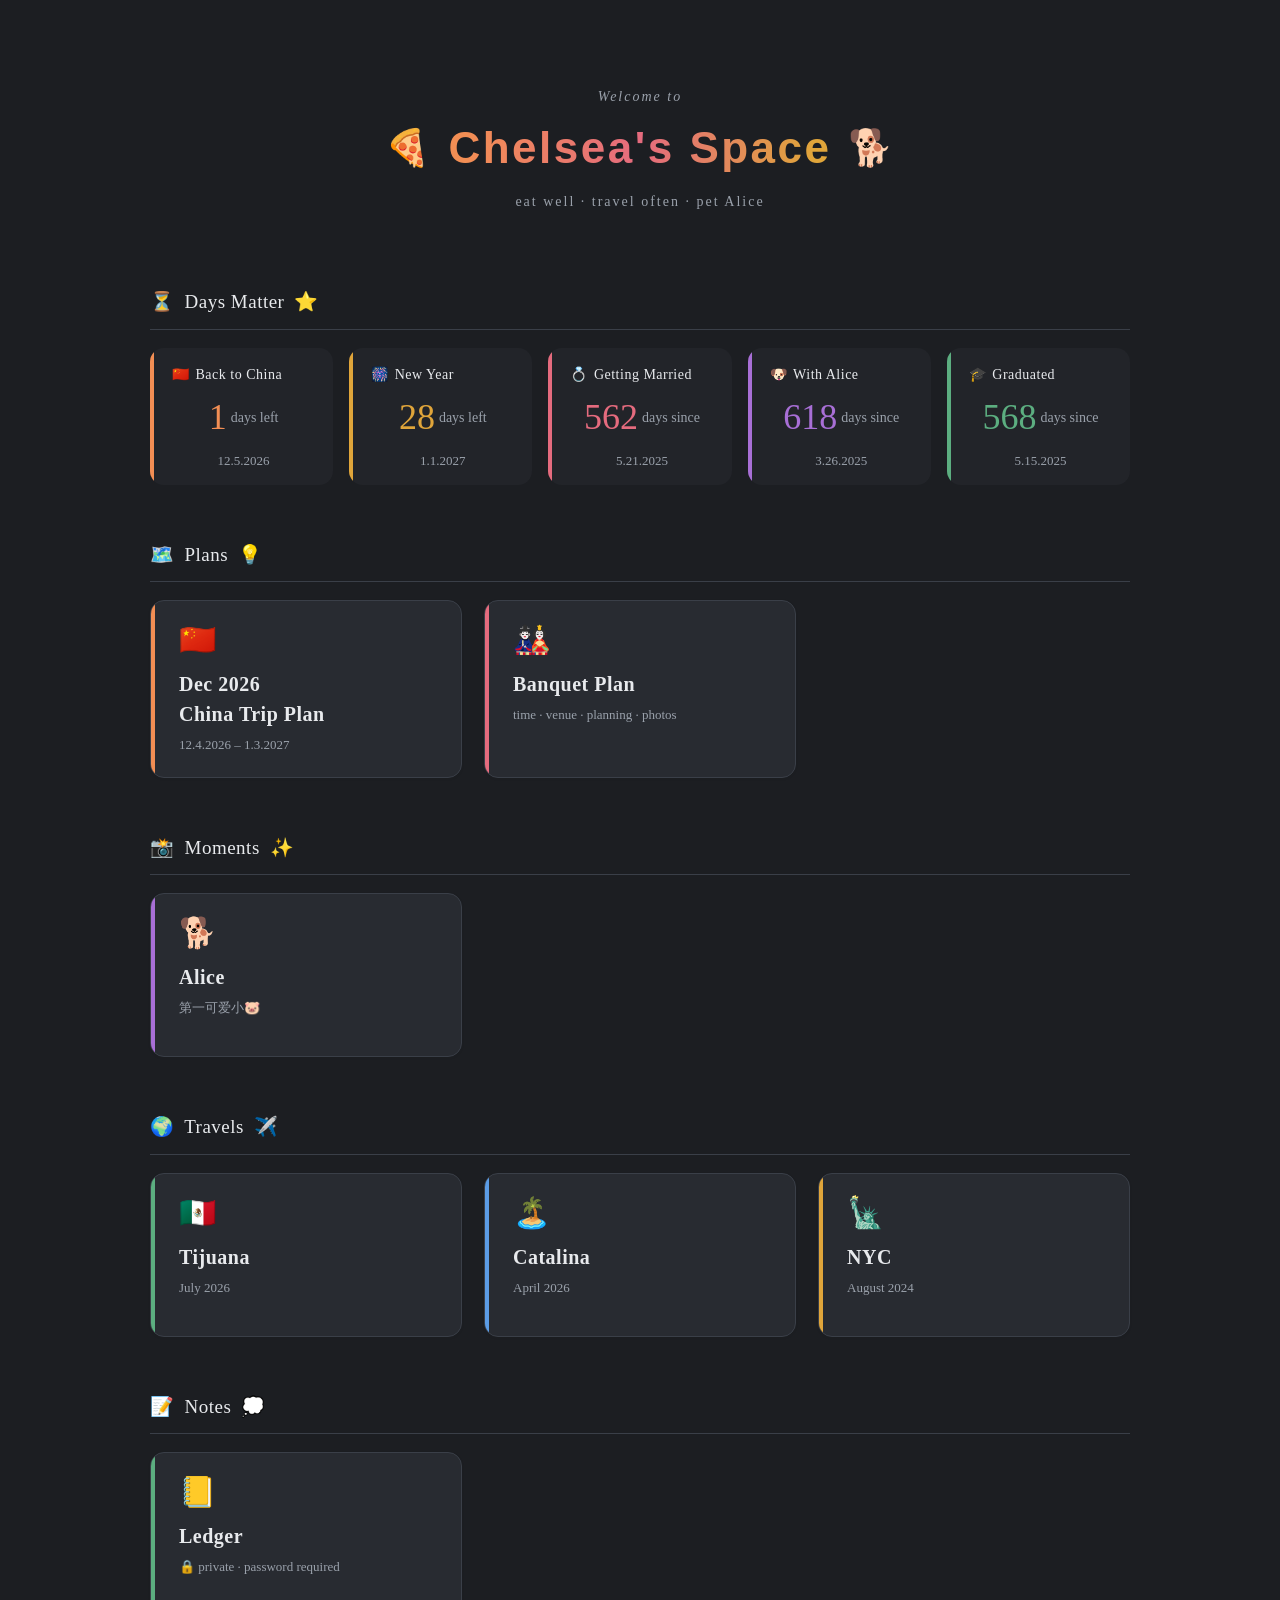
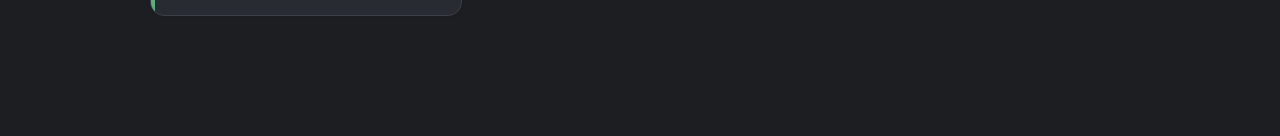
<file: index.html>
<!DOCTYPE html>
<html lang="en">
<head>
<meta charset="UTF-8">
<meta name="viewport" content="width=device-width, initial-scale=1.0">
<title>Chelsea · Home</title>
<link rel="stylesheet" href="assets/css/base.css">
<style>
  *{box-sizing:border-box;}
  body{margin:0;padding:34px 22px 64px;background:var(--bg);color:var(--ink);line-height:1.5;}
  .wrap{max-width:980px;margin:0 auto;}

  /* HERO */
  header.hero{margin:52px 0 76px;text-align:center;}
  .hero .hi{font-family:var(--serif);font-style:italic;font-size:14px;color:var(--muted);letter-spacing:2px;margin-bottom:8px;}
  .hero h1{font-family:var(--serif);font-size:44px;font-weight:400;margin:0;letter-spacing:2.5px;
    display:flex;align-items:center;justify-content:center;gap:16px;}
  .hero h1 .grad{font-family:"Optima","Candara","Segoe UI",sans-serif;font-weight:600;
    background:linear-gradient(92deg,var(--cd) 5%,var(--jp) 50%,var(--bj) 95%);
    -webkit-background-clip:text;background-clip:text;color:transparent;}
  .hero h1 .pe{font-size:36px;}
  .hero .tagline{font-family:var(--serif);margin-top:10px;font-size:14px;color:var(--muted);letter-spacing:2px;}

  h2{font-family:var(--serif);font-weight:400;font-size:19px;margin:0 0 18px;padding-bottom:12px;border-bottom:1px solid var(--line);letter-spacing:.5px;}
  .module{margin-bottom:56px;}

  /* ENTRY CARDS */
  .grid{display:grid;grid-template-columns:repeat(auto-fill,minmax(280px,1fr));gap:22px;}
  a.card{position:relative;display:block;min-height:164px;background:var(--paper);border:1px solid var(--line);border-radius:14px;
    padding:24px 24px 22px 28px;text-decoration:none;color:var(--ink);box-shadow:0 1px 3px rgba(0,0,0,.05);
    transition:transform .15s ease, border-color .15s ease, box-shadow .15s ease;overflow:hidden;}
  a.card:hover{transform:translateY(-3px);border-color:#4a505a;box-shadow:0 6px 18px rgba(0,0,0,.3);}
  a.card .accent{position:absolute;left:0;top:0;bottom:0;width:4px;}
  a.card .emoji{font-size:30px;line-height:1;display:block;margin-bottom:14px;}
  a.card .name{font-family:var(--serif);font-weight:700;font-size:20px;margin-bottom:6px;letter-spacing:.5px;}
  a.card .desc{font-family:var(--serif);font-size:13px;color:var(--muted);}
  a.card.soon{pointer-events:none;opacity:.55;}
  a.card.soon .badge{position:absolute;right:16px;top:14px;font-size:11px;color:var(--muted);border:1px solid var(--line);border-radius:20px;padding:2px 10px;}

  @media(max-width:600px){
    body{padding:24px 16px 48px;}
    .hero h1{font-size:27px;gap:10px;}
    .hero h1 .pe{font-size:20px;}
    .hero .hi{font-size:13px;}
    header.hero{margin:28px 0 48px;}
    .module{margin-bottom:40px;}
  }
</style>
<link rel="stylesheet" href="assets/css/days.css">
</head>
<body>
<div class="wrap">

  <header class="hero">
    <div class="hi">Welcome to</div>
    <h1><span class="pe">🍕</span><span class="grad">Chelsea's Space</span><span class="pe">🐕</span></h1>
    <div class="tagline">eat well · travel often · pet Alice</div>
  </header>


  <section class="module">
    <h2>⏳&ensp;Days Matter&ensp;⭐</h2>
    <div class="cd-grid" id="countdowns"></div>
  </section>

  <section class="module">
    <h2>🗺️&ensp;Plans&ensp;💡</h2>
    <div class="grid">
      <a class="card" href="2026-china-trip.html">
        <span class="accent" style="background:var(--cd)"></span>
        <span class="emoji">🇨🇳</span>
        <div class="name">Dec 2026<br>China Trip Plan</div>
        <div class="desc">12.4.2026 – 1.3.2027</div>
      </a>
      <a class="card" href="pages/plan/wedding.html">
        <span class="accent" style="background:var(--jp)"></span>
        <span class="emoji">🎎</span>
        <div class="name">Banquet Plan</div>
        <div class="desc">time · venue · planning · photos</div>
      </a>
    </div>
  </section>

  <section class="module">
    <h2>📸&ensp;Moments&ensp;✨</h2>
    <div class="grid">
      <a class="card" href="pages/moments/alice.html">
        <span class="accent" style="background:var(--dl)"></span>
        <span class="emoji">🐕</span>
        <div class="name">Alice</div>
        <div class="desc">第一可爱小🐷</div>
      </a>
    </div>
  </section>

  <section class="module">
    <h2>🌍&ensp;Travels&ensp;✈️</h2>
    <div class="grid">
      <a class="card" href="pages/travels/tijuana.html">
        <span class="accent" style="background:var(--sy)"></span>
        <span class="emoji">🇲🇽</span>
        <div class="name">Tijuana</div>
        <div class="desc">July 2026</div>
      </a>
      <a class="card" href="pages/travels/catalina.html">
        <span class="accent" style="background:var(--fly)"></span>
        <span class="emoji">🏝️</span>
        <div class="name">Catalina</div>
        <div class="desc">April 2026</div>
      </a>
      <a class="card" href="pages/travels/nyc.html">
        <span class="accent" style="background:var(--bj)"></span>
        <span class="emoji">🗽</span>
        <div class="name">NYC</div>
        <div class="desc">August 2024</div>
      </a>
    </div>
  </section>

  <section class="module">
    <h2>📝&ensp;Notes&ensp;💭</h2>
    <div class="grid">
      <a class="card" href="pages/notes/ledger.html">
        <span class="accent" style="background:var(--sy)"></span>
        <span class="emoji">📒</span>
        <div class="name">Ledger</div>
        <div class="desc">🔒 private · password required</div>
      </a>
    </div>
  </section>

</div>

<script src="assets/js/days.js"></script>
<script src="assets/js/scroll-restore.js"></script>
</body>
</html>
</file>
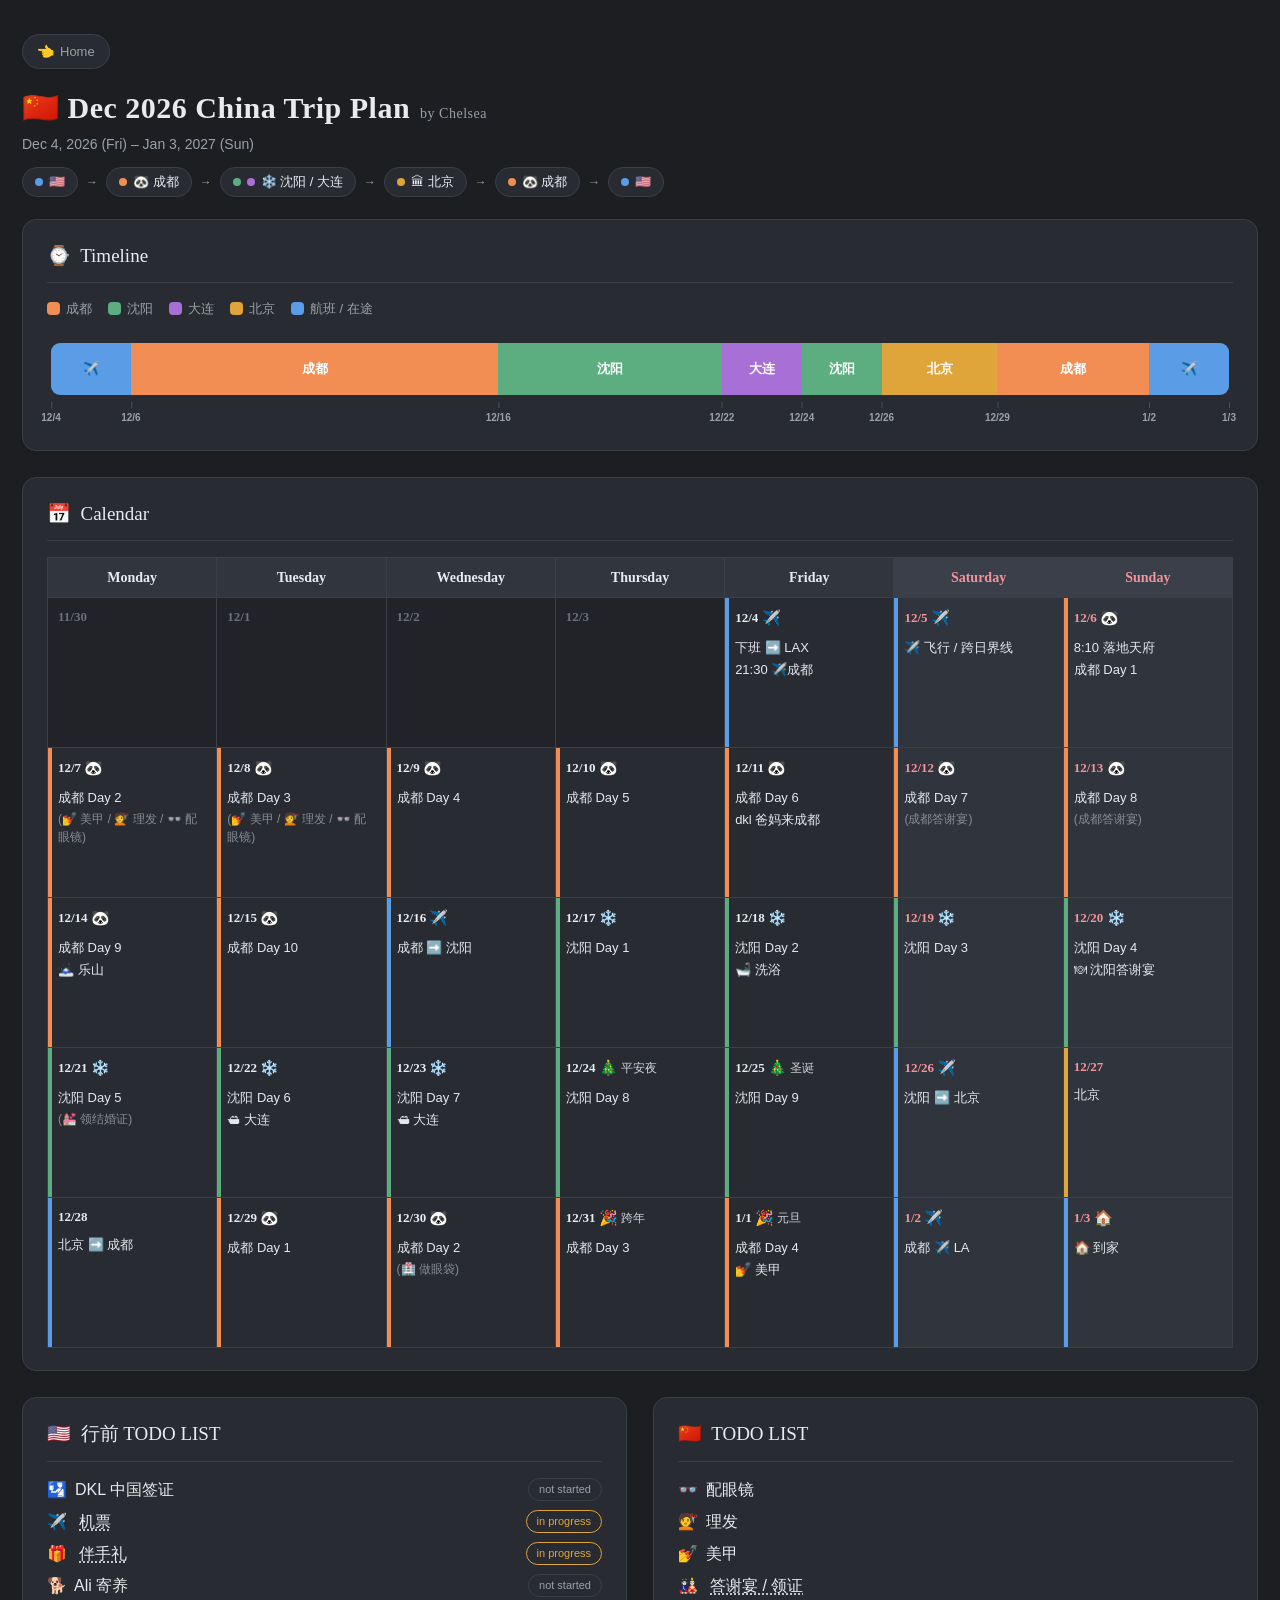
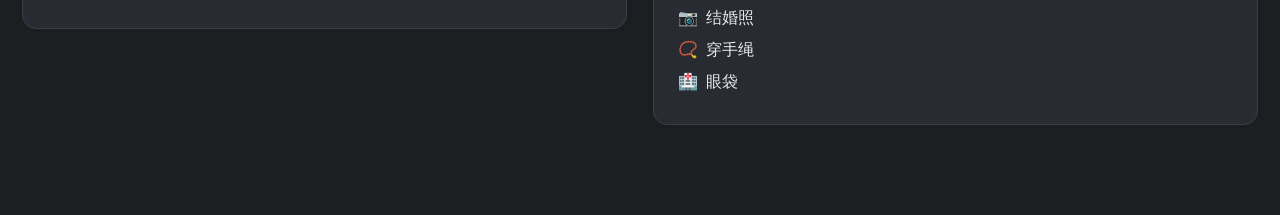
<file: 2026-china-trip.html>
<!DOCTYPE html>
<html lang="zh-CN">
<head>
<meta charset="UTF-8">
<meta name="viewport" content="width=device-width, initial-scale=1.0">
<title>Dec 2026 China Trip Plan · Chelsea</title>
<link rel="stylesheet" href="assets/css/base.css">
<style>
  *{box-sizing:border-box;}
  body{margin:0;padding:34px 22px 64px;background:var(--bg);color:var(--ink);line-height:1.5;}
  .wrap{max-width:1280px;margin:0 auto;}
  header.top{margin-bottom:22px;}
  h1{font-family:var(--serif);font-size:30px;margin:0 0 4px;letter-spacing:.5px;}
  h1 .by{font-size:14px;color:var(--muted);font-weight:400;margin-left:10px;}
  .sub{color:var(--muted);font-size:14px;}
  .route{display:flex;flex-wrap:wrap;align-items:center;gap:8px;margin-top:12px;font-size:13px;}
  .route .stop{display:inline-flex;align-items:center;gap:6px;padding:4px 12px;border:1px solid var(--line);border-radius:20px;background:var(--paper);color:var(--ink);}
  .route .stop i{width:8px;height:8px;border-radius:50%;}
  .route .arr{color:var(--muted);font-size:12px;}
  .card{background:var(--paper);border:1px solid var(--line);border-radius:14px;padding:22px 24px;margin-bottom:26px;box-shadow:0 1px 3px rgba(0,0,0,.05);}
  h2{font-family:var(--serif);font-weight:400;font-size:19px;margin:0 0 16px;padding-bottom:12px;border-bottom:1px solid var(--line);display:flex;align-items:center;gap:8px;}
  h2 .dot{display:none;}

  .legend{display:flex;gap:16px;flex-wrap:wrap;font-size:13px;color:var(--muted);margin-bottom:8px;}
  .legend span{display:inline-flex;align-items:center;gap:6px;}
  .sw{width:13px;height:13px;border-radius:4px;display:inline-block;}

  /* TIMELINE */
  .tl{position:relative;margin:24px 4px 8px;}
  .tl-track{display:flex;height:52px;border-radius:9px;overflow:hidden;box-shadow:inset 0 0 0 1px var(--line);}
  .seg{position:relative;display:flex;flex-direction:column;align-items:center;justify-content:center;color:#fff;font-size:13px;font-weight:600;text-align:center;padding:0 4px;line-height:1.2;}
  .seg small{font-weight:400;font-size:10px;opacity:.92;margin-top:2px;}
  .seg.fly{background:var(--fly);} .seg.jp{background:var(--jp);} .seg.cd{background:var(--cd);}
  .seg.sy{background:var(--sy);} .seg.dl{background:var(--dl);} .seg.bj{background:var(--bj);}
  .tl-axis{position:relative;height:16px;margin-top:9px;font-size:10px;color:var(--muted);}
  .tick{position:absolute;top:6px;transform:translateX(-50%);white-space:nowrap;font-weight:700;}
  .tick::before{content:"";position:absolute;top:-8px;left:50%;width:1px;height:6px;background:#4a505a;}
  .tick.lo{top:20px;}
  .tick.lo::before{top:-22px;height:20px;}

  /* CALENDAR */
  table{width:100%;border-collapse:collapse;table-layout:fixed;}
  th{font-family:var(--serif);font-size:14px;font-weight:700;padding:9px 0;text-align:center;border:1px solid var(--line);color:var(--wkdy);background:#31353d;}
  th.we{background:#3a3f49;color:var(--wknd);}
  td{border:1px solid var(--line);vertical-align:top;height:150px;padding:9px 10px;position:relative;}
  td.pre{background:#212328;}
  td.pre .dhead{color:#6b7079;}
  td.we{background:#30343c;}
  .dhead{font-family:var(--serif);font-weight:700;font-size:13px;color:var(--wkdy);margin-bottom:8px;}
  td.we .dhead{color:var(--wknd);}
  .demoji{font-family:-apple-system,"Apple Color Emoji","Noto Color Emoji",sans-serif;font-weight:400;font-size:15px;vertical-align:-1px;}
  .dlabel{font-family:var(--body);font-weight:400;font-size:12px;color:#cfd4dc;}
  .body{font-family:var(--body);font-size:13px;color:#e4e8ee;}
  .body div{margin-top:3px;}
  .body .sub2{color:#868c96;font-size:12px;}
  .accent{position:absolute;left:0;top:0;bottom:0;width:4px;border-radius:0 0 0 0;}
  .a-fly{background:var(--fly);} .a-jp{background:var(--jp);} .a-cd{background:var(--cd);}
  .a-sy{background:var(--sy);} .a-bj{background:var(--bj);}

  .todo-row{display:flex;gap:26px;align-items:flex-start;}
  .todo-row .card{flex:1;margin-bottom:26px;}
  .todo label{display:flex;align-items:center;gap:4px;margin:8px 0;color:var(--ink);}
  .todo-link{color:var(--ink);text-decoration:underline dotted;text-underline-offset:3px;}
  .todo-link:hover{color:var(--cd);}
  .todo .tag{margin-left:auto;font-size:11px;padding:2px 10px;border-radius:20px;white-space:nowrap;}
  .todo .tag.doing{color:var(--bj);border:1px solid var(--bj);}
  .todo .tag.notyet{color:var(--muted);border:1px solid var(--line);}
  #cal{overflow-x:auto;-webkit-overflow-scrolling:touch;}
  @media(max-width:820px){
    body{padding:20px 12px 48px;}
    .card{padding:16px 14px;}
    #cal table{min-width:860px;}
    td{height:130px;}
    .todo-row{gap:12px;}
    .todo label{font-size:13px;}
    .todo .tag{font-size:10px;padding:2px 7px;}
    .seg{font-size:11px;}
    h1{font-size:24px;}
  }
  /* 窄到文字会被挤压时才退回上下排列（拉伸满宽，两框同宽） */
  @media(max-width:460px){
    .todo-row{flex-direction:column;gap:0;align-items:stretch;}
  }
</style>
</head>
<body>
<div class="wrap">
  <header class="top">
    <a class="home-link" href="index.html"><span class="arr">👈</span>Home</a>
    <h1>🇨🇳 Dec 2026 China Trip Plan<span class="by">by Chelsea</span></h1>
    <div class="sub">Dec 4, 2026 (Fri) – Jan 3, 2027 (Sun)</div>
    <div class="route">
      <span class="stop"><i style="background:var(--fly)"></i>🇺🇸</span>
      <span class="arr">→</span>
      <span class="stop"><i style="background:var(--cd)"></i>🐼 成都</span>
      <span class="arr">→</span>
      <span class="stop"><i style="background:var(--sy)"></i><i style="background:var(--dl)"></i>❄️ 沈阳 / 大连</span>
      <span class="arr">→</span>
      <span class="stop"><i style="background:var(--bj)"></i>🏛 北京</span>
      <span class="arr">→</span>
      <span class="stop"><i style="background:var(--cd)"></i>🐼 成都</span>
      <span class="arr">→</span>
      <span class="stop"><i style="background:var(--fly)"></i>🇺🇸</span>
    </div>
  </header>

  <!-- TIMELINE -->
  <section class="card">
    <h2><span class="dot"></span>⌚️&ensp;Timeline</h2>
    <div class="legend">
      <span><i class="sw" style="background:var(--cd)"></i>成都</span>
      <span><i class="sw" style="background:var(--sy)"></i>沈阳</span>
      <span><i class="sw" style="background:var(--dl)"></i>大连</span>
      <span><i class="sw" style="background:var(--bj)"></i>北京</span>
      <span><i class="sw" style="background:var(--fly)"></i>航班 / 在途</span>
    </div>
    <div class="tl">
      <div class="tl-track" id="tlTrack" data-end="1/3">
        <div class="seg fly" style="flex:2" data-tick="12/4">✈️</div>
        <div class="seg cd"  style="flex:10" data-tick="12/6">成都</div>
        <div class="seg sy"  style="flex:6" data-tick="12/16">沈阳</div>
        <div class="seg dl"  style="flex:2" data-tick="12/22">大连</div>
        <div class="seg sy"  style="flex:2" data-tick="12/24">沈阳</div>
        <div class="seg bj"  style="flex:3" data-tick="12/26">北京</div>
        <div class="seg cd"  style="flex:4" data-tick="12/29">成都</div>
        <div class="seg fly" style="flex:2" data-tick="1/2">✈️</div>
      </div>
      <div class="tl-axis" id="tlAxis"></div>
    </div>
  </section>

  <!-- CALENDAR -->
  <section class="card">
    <h2><span class="dot" style="background:var(--sy)"></span>📅&ensp;Calendar</h2>
    <div id="cal"></div>
  </section>

  <!-- TODO -->
  <div class="todo-row">
    <section class="card">
      <h2><span class="dot" style="background:#3fa96a"></span>🇺🇸&ensp;行前 TODO LIST</h2>
      <div class="todo">
        <label>🛂&ensp;DKL 中国签证<span class="tag notyet">not started</span></label>
        <label>✈️&ensp;<a class="todo-link" href="pages/plan/flights.html">机票</a><span class="tag doing">in progress</span></label>
        <label>🎁&ensp;<a class="todo-link" href="pages/plan/gifts.html">伴手礼</a><span class="tag doing">in progress</span></label>
        <label>🐕&ensp;Ali 寄养<span class="tag notyet">not started</span></label>
      </div>
    </section>
    <section class="card">
      <h2><span class="dot" style="background:#e83e8c"></span>🇨🇳&ensp;TODO LIST</h2>
      <div class="todo">
        <label>👓&ensp;配眼镜</label>
        <label>💇&ensp;理发</label>
        <label>💅&ensp;美甲</label>
        <label>🎎&ensp;<a class="todo-link" href="pages/plan/wedding.html">答谢宴 / 领证</a></label>
        <label>📷&ensp;结婚照</label>
        <label>📿&ensp;穿手绳</label>
        <label>🏥&ensp;眼袋</label>
      </div>
    </section>
  </div>
</div>

<script>
// city: 用于左侧色条 fly/jp/cd/sy/bj ；top: 日期后的 emoji/标签；body: 当天安排（数组，(...) 会变灰）
const plan = {
  '2026-11-30':{}, '2026-12-01':{}, '2026-12-02':{}, '2026-12-03':{},
  '2026-12-04':{city:'fly',top:'✈️',body:['下班 ➡️ LAX','21:30 ✈️成都']},
  '2026-12-05':{city:'fly',top:'✈️',body:['✈️ 飞行 / 跨日界线']},
  '2026-12-06':{city:'cd',top:'🐼',body:['8:10 落地天府','成都 Day 1']},
  '2026-12-07':{city:'cd',top:'🐼',body:['成都 Day 2','(💅 美甲 / 💇 理发 / 👓 配眼镜)']},
  '2026-12-08':{city:'cd',top:'🐼',body:['成都 Day 3','(💅 美甲 / 💇 理发 / 👓 配眼镜)']},
  '2026-12-09':{city:'cd',top:'🐼',body:['成都 Day 4']},
  '2026-12-10':{city:'cd',top:'🐼',body:['成都 Day 5']},
  '2026-12-11':{city:'cd',top:'🐼',body:['成都 Day 6','dkl 爸妈来成都']},
  '2026-12-12':{city:'cd',top:'🐼',body:['成都 Day 7','(成都答谢宴)']},
  '2026-12-13':{city:'cd',top:'🐼',body:['成都 Day 8','(成都答谢宴)']},
  '2026-12-14':{city:'cd',top:'🐼',body:['成都 Day 9','🗻 乐山']},
  '2026-12-15':{city:'cd',top:'🐼',body:['成都 Day 10']},
  '2026-12-16':{city:'fly',top:'✈️',body:['成都 ➡️ 沈阳']},
  '2026-12-17':{city:'sy',top:'❄️',body:['沈阳 Day 1']},
  '2026-12-18':{city:'sy',top:'❄️',body:['沈阳 Day 2','🛁 洗浴']},
  '2026-12-19':{city:'sy',top:'❄️',body:['沈阳 Day 3']},
  '2026-12-20':{city:'sy',top:'❄️',body:['沈阳 Day 4','🍽 沈阳答谢宴']},
  '2026-12-21':{city:'sy',top:'❄️',body:['沈阳 Day 5','(💒 领结婚证)']},
  '2026-12-22':{city:'sy',top:'❄️',body:['沈阳 Day 6','🛳 大连']},
  '2026-12-23':{city:'sy',top:'❄️',body:['沈阳 Day 7','🛳 大连']},
  '2026-12-24':{city:'sy',top:'🎄 平安夜',body:['沈阳 Day 8']},
  '2026-12-25':{city:'sy',top:'🎄 圣诞',body:['沈阳 Day 9']},
  '2026-12-26':{city:'fly',top:'✈️',body:['沈阳 ➡️ 北京']},
  '2026-12-27':{city:'bj',top:'',body:['北京']},
  '2026-12-28':{city:'fly',top:'',body:['北京 ➡️ 成都']},
  '2026-12-29':{city:'cd',top:'🐼',body:['成都 Day 1']},
  '2026-12-30':{city:'cd',top:'🐼',body:['成都 Day 2','(🏥 做眼袋)']},
  '2026-12-31':{city:'cd',top:'🎉 跨年',body:['成都 Day 3']},
  '2027-01-01':{city:'cd',top:'🎉 元旦',body:['成都 Day 4','💅 美甲']},
  '2027-01-02':{city:'fly',top:'✈️',body:['成都 ✈️ LA']},
  '2027-01-03':{city:'fly',top:'🏠',body:['🏠 到家']}
};

const heads = ['Monday','Tuesday','Wednesday','Thursday','Friday','Saturday','Sunday'];
const start = new Date(2026,10,30);   // Mon 11/30
const TOTAL = 35;                      // 5 周整
function iso(d){return d.getFullYear()+'-'+String(d.getMonth()+1).padStart(2,'0')+'-'+String(d.getDate()).padStart(2,'0');}

let html = '<table><thead><tr>';
heads.forEach((h,i)=>html+='<th class="'+(i>=5?'we':'')+'">'+h+'</th>');
html += '</tr></thead><tbody>';
for(let w=0; w<5; w++){
  html+='<tr>';
  for(let d=0; d<7; d++){
    const date = new Date(start); date.setDate(start.getDate()+w*7+d);
    const key = iso(date);
    const info = plan[key] || {};
    const we = (d>=5);
    const pre = (date < new Date(2026,11,4));
    let cls = []; if(we) cls.push('we'); if(pre) cls.push('pre');
    html+='<td class="'+cls.join(' ')+'">';
    if(info.city) html+='<span class="accent a-'+info.city+'"></span>';
    let topHtml='';
    if(info.top){
      const parts=info.top.split(/\s+/);
      const emo=parts.shift();
      const rest=parts.join(' ');
      topHtml=' <span class="demoji">'+emo+'</span>'+(rest?' <span class="dlabel">'+rest+'</span>':'');
    }
    html+='<div class="dhead">'+(date.getMonth()+1)+'/'+date.getDate()+topHtml+'</div>';
    if(info.body && info.body.length){
      html+='<div class="body">';
      info.body.forEach(t=>{
        const sub = /^\(/.test(t);
        html+='<div class="'+(sub?'sub2':'')+'">'+t+'</div>';
      });
      html+='</div>';
    }
    html+='</td>';
  }
  html+='</tr>';
}
html+='</tbody></table>';
document.getElementById('cal').innerHTML = html;

// Timeline 刻度：读取色块渲染后的真实位置，吸附到边界
function drawTicks(){
  const track = document.getElementById('tlTrack');
  const tr = track.getBoundingClientRect();
  let ax = '';
  Array.from(track.children).forEach(el=>{
    if(el.dataset.tick){
      const x = (el.getBoundingClientRect().left - tr.left) / tr.width * 100;
      ax += '<div class="tick" style="left:'+x.toFixed(3)+'%">'+el.dataset.tick+'</div>';
    }
  });
  if(track.dataset.end) ax += '<div class="tick" style="left:100%">'+track.dataset.end+'</div>';
  const axis = document.getElementById('tlAxis');
  axis.innerHTML = ax;
  // 窄屏防重叠：与上一个标签相撞的刻度自动落到第二排
  let r0 = -1e9, r1 = -1e9;
  Array.from(axis.children).forEach(t=>{
    const b = t.getBoundingClientRect();
    if(b.left < r0 + 4){ t.classList.add('lo'); r1 = b.right; }
    else r0 = b.right;
  });
  axis.style.height = axis.querySelector('.lo') ? '32px' : '';
}
drawTicks();
window.addEventListener('resize', drawTicks);
</script>
<script src="assets/js/scroll-restore.js"></script>
</body>
</html>
</file>
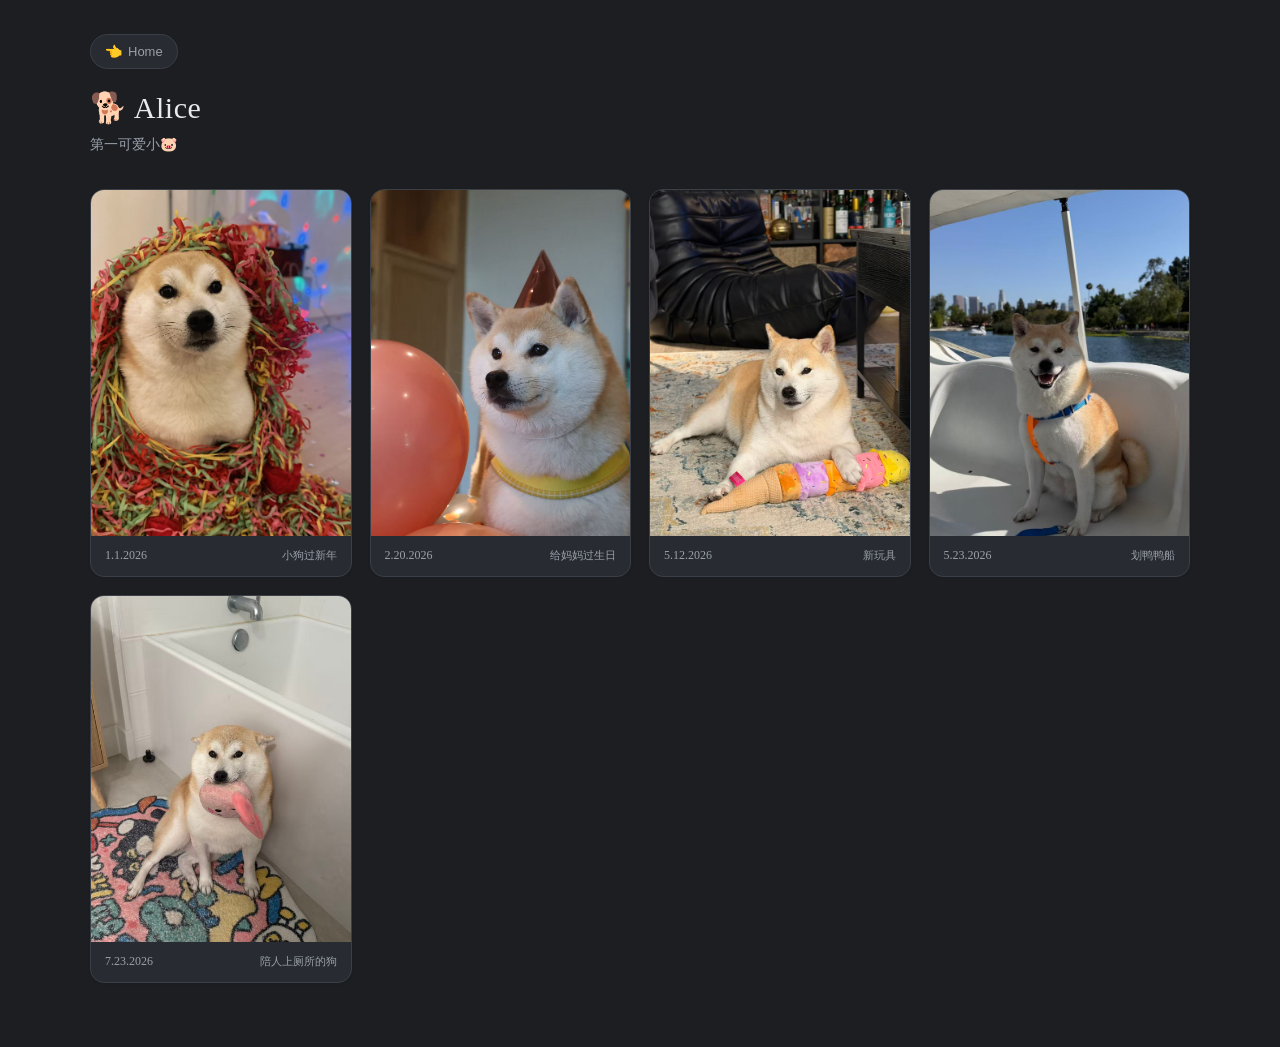
<file: pages/moments/alice.html>
<!DOCTYPE html>
<html lang="en">
<head>
<meta charset="UTF-8">
<meta name="viewport" content="width=device-width, initial-scale=1.0">
<title>Alice · Chelsea</title>
<link rel="stylesheet" href="../../assets/css/base.css">
<link rel="stylesheet" href="../../assets/css/gallery.css">
</head>
<body>
<div class="wrap">

  <header>
    <a class="home-link" href="../../index.html"><span class="arr">👈</span> Home</a>
    <h1>🐕 Alice</h1>
    <div class="sub">第一可爱小🐷</div>
  </header>

  <div id="gallery"></div>

</div>
<script src="../../assets/js/photos/descriptions.js"></script>
<script src="../../assets/js/photos/alice.js"></script>
<script src="../../assets/js/gallery.js"></script>
<script src="../../assets/js/scroll-restore.js"></script>
</body>
</html>
</file>
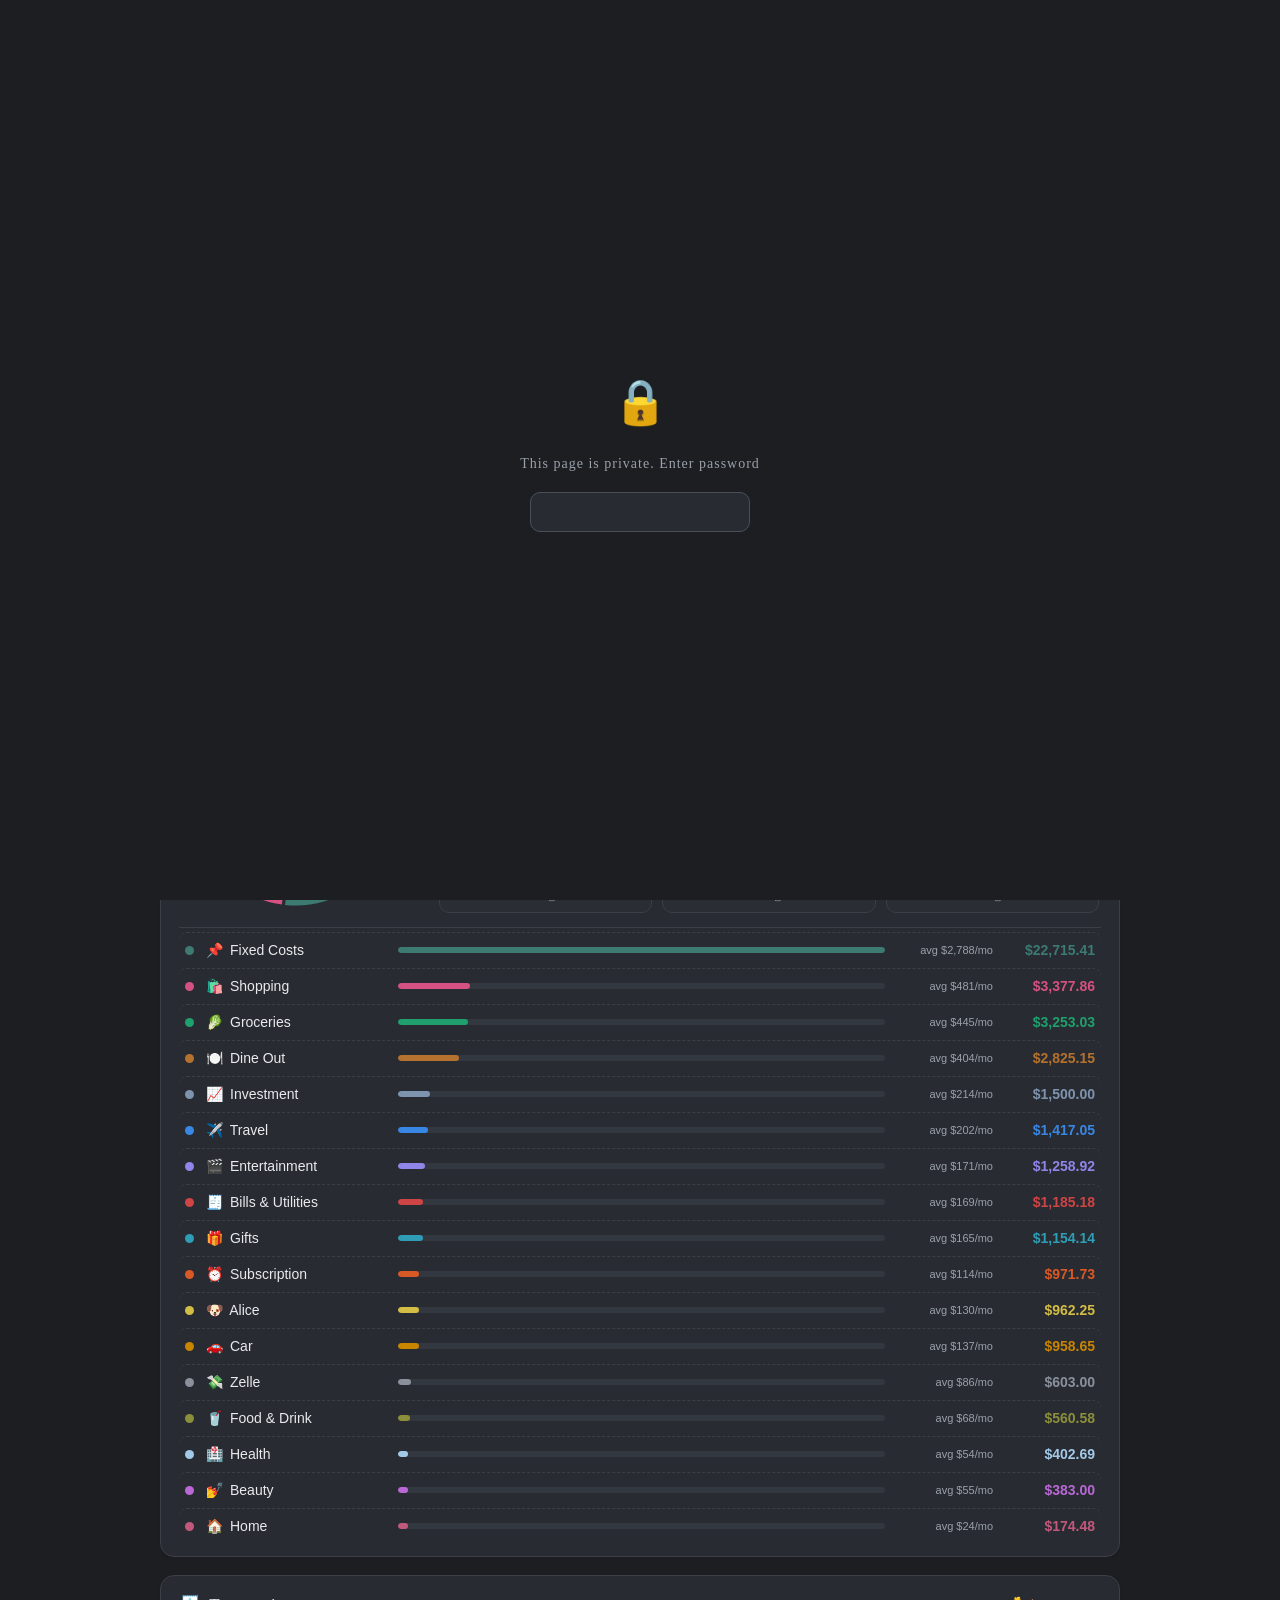
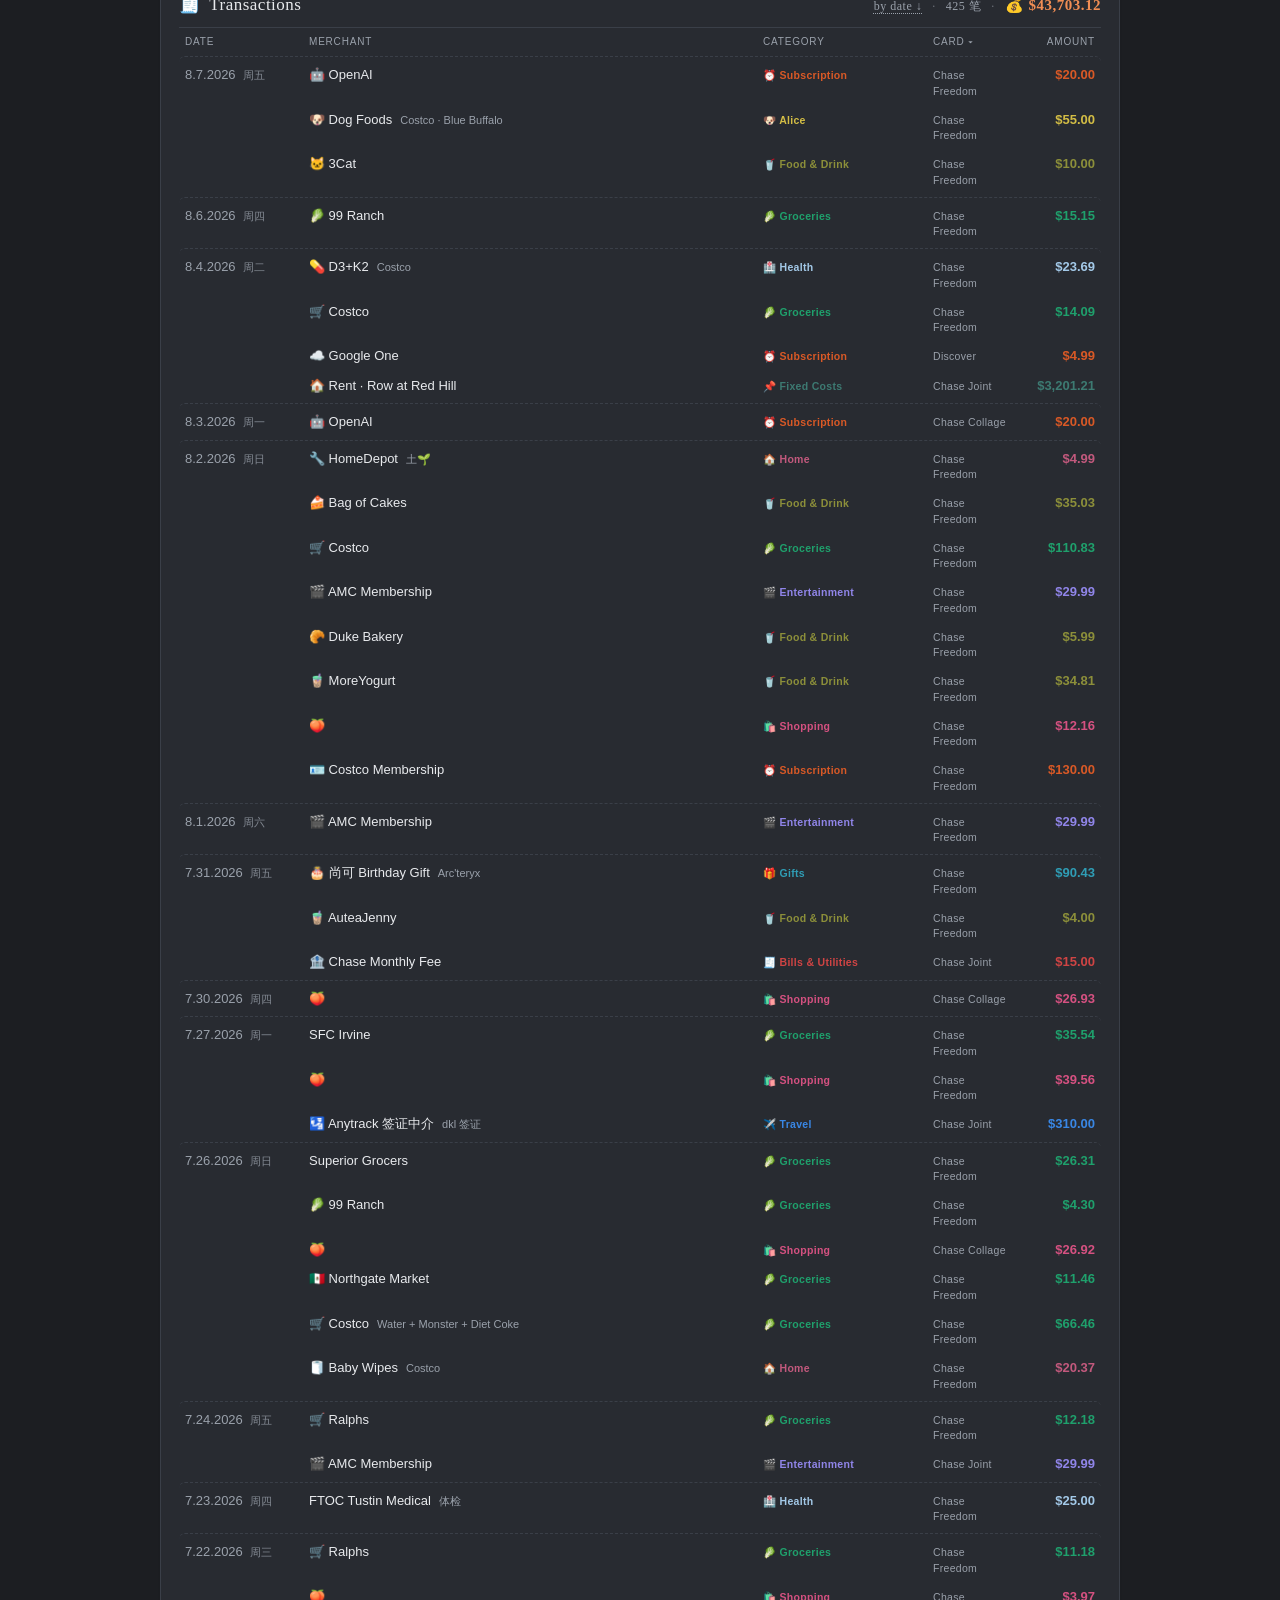
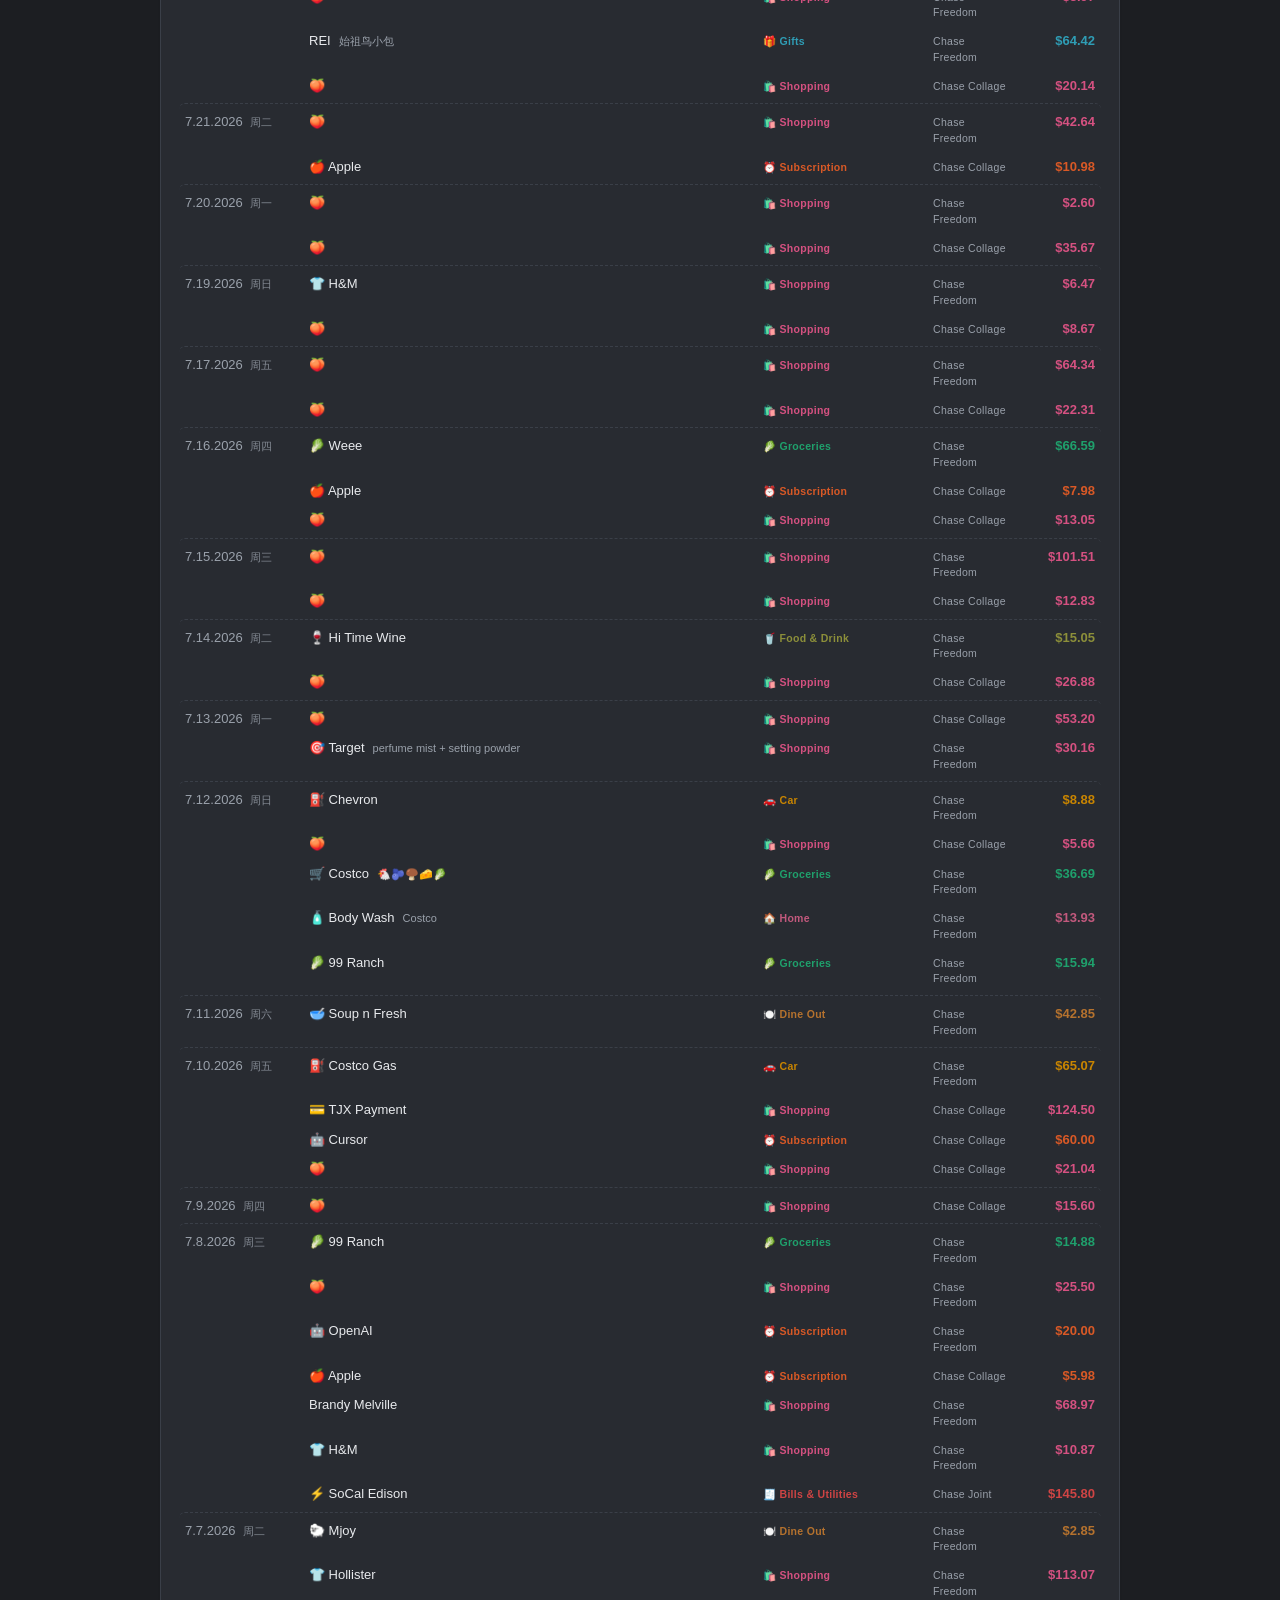
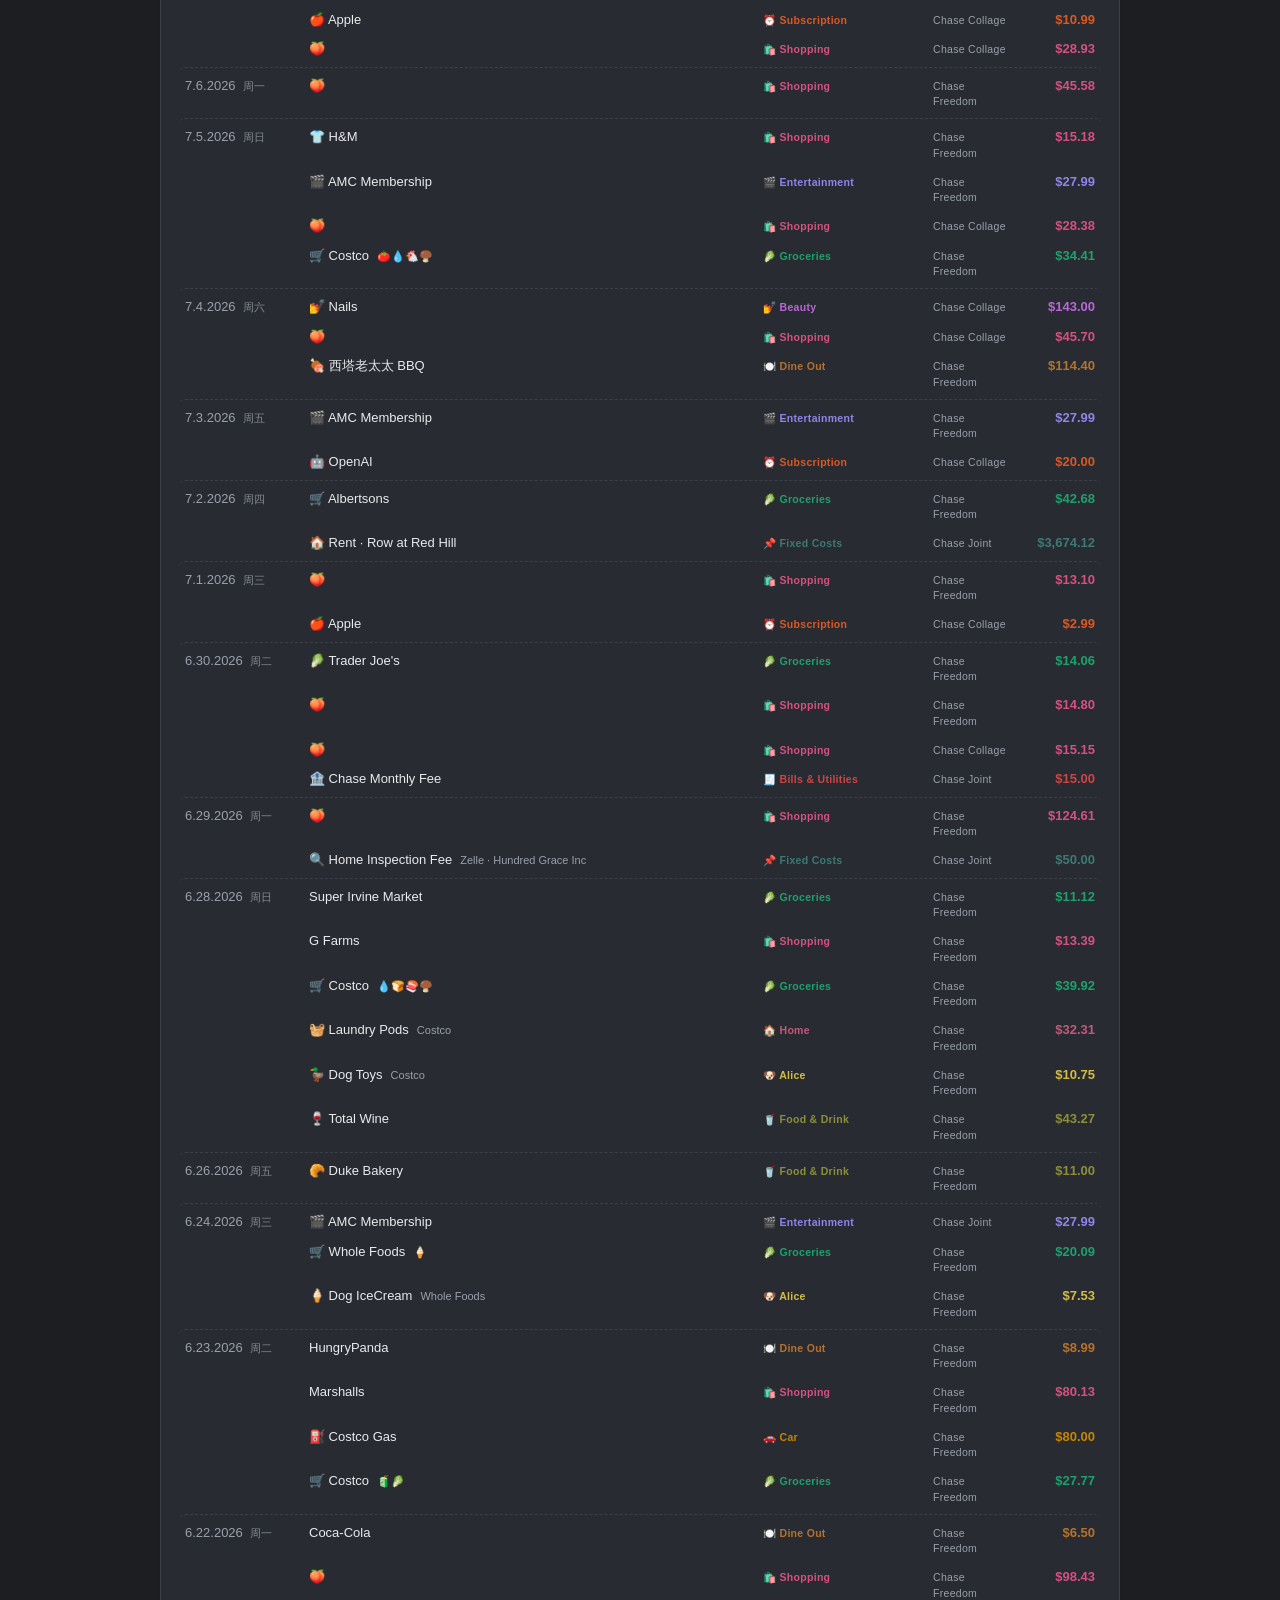
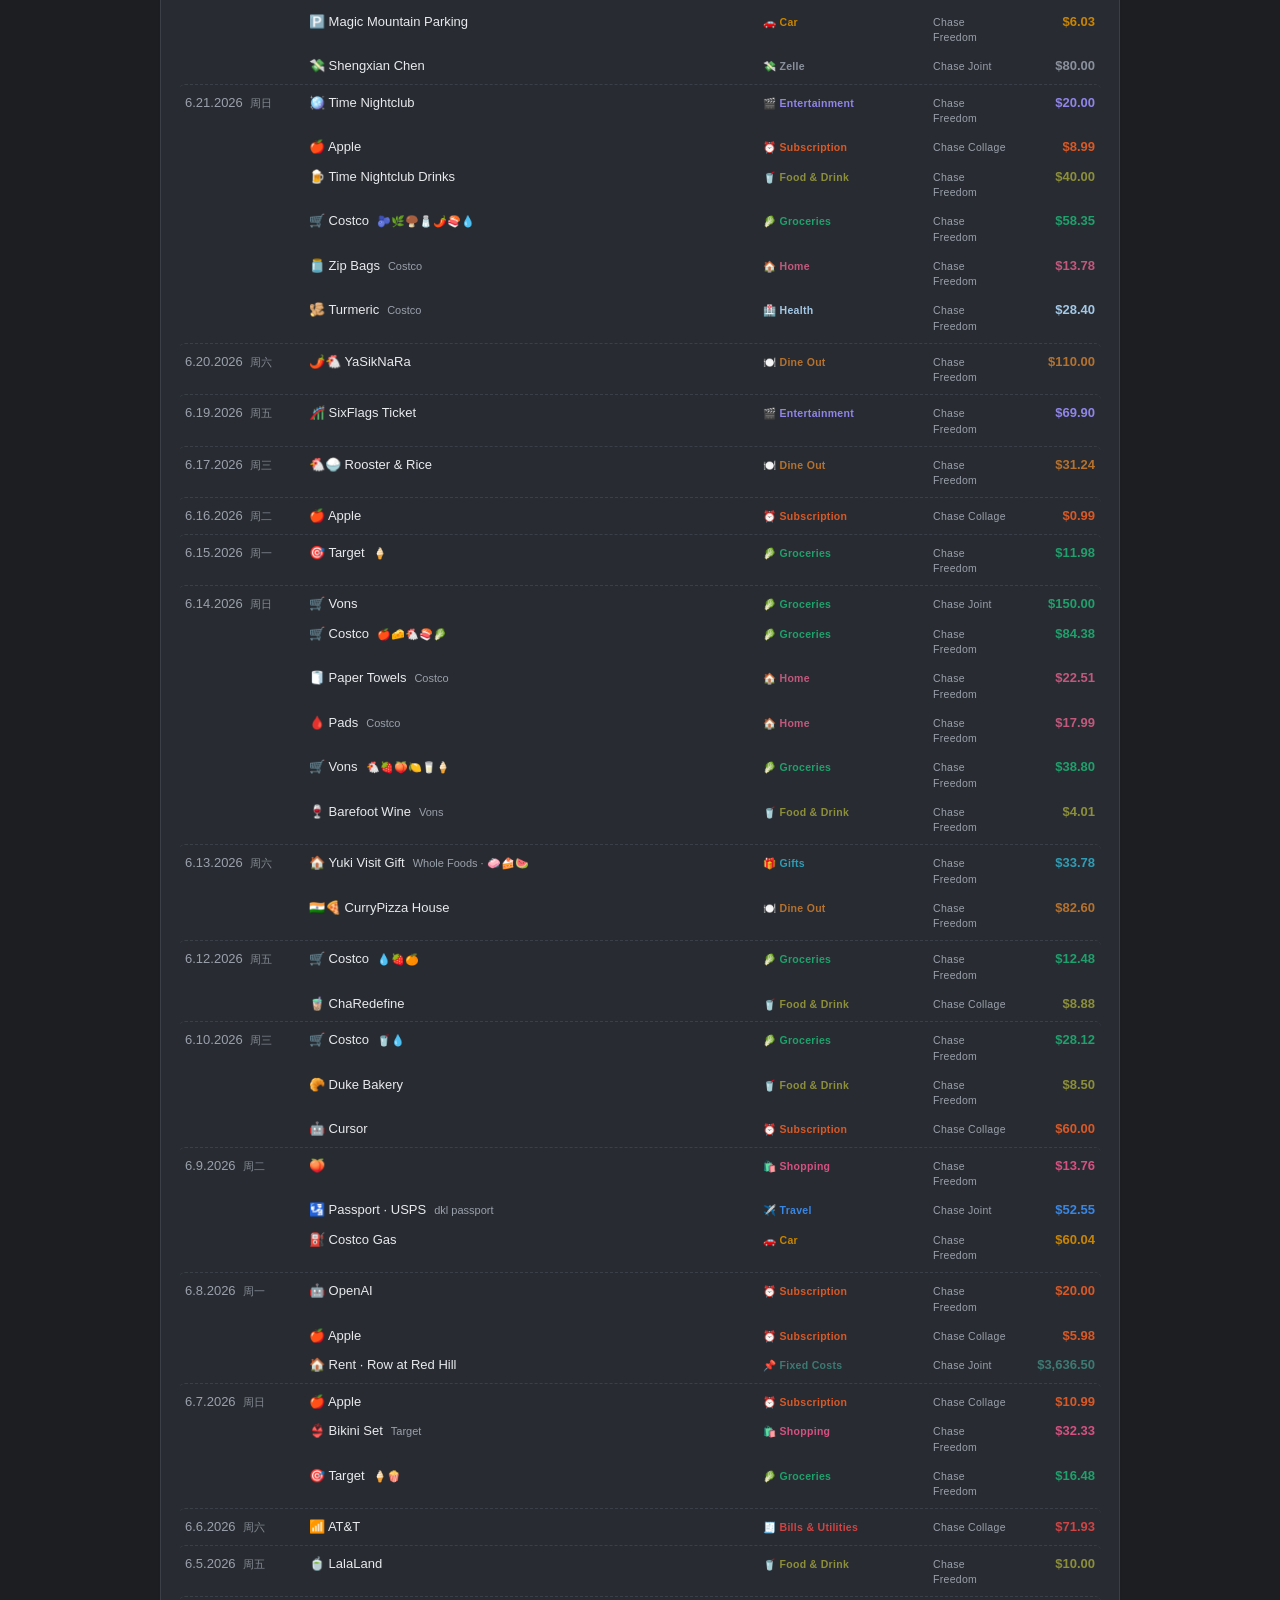
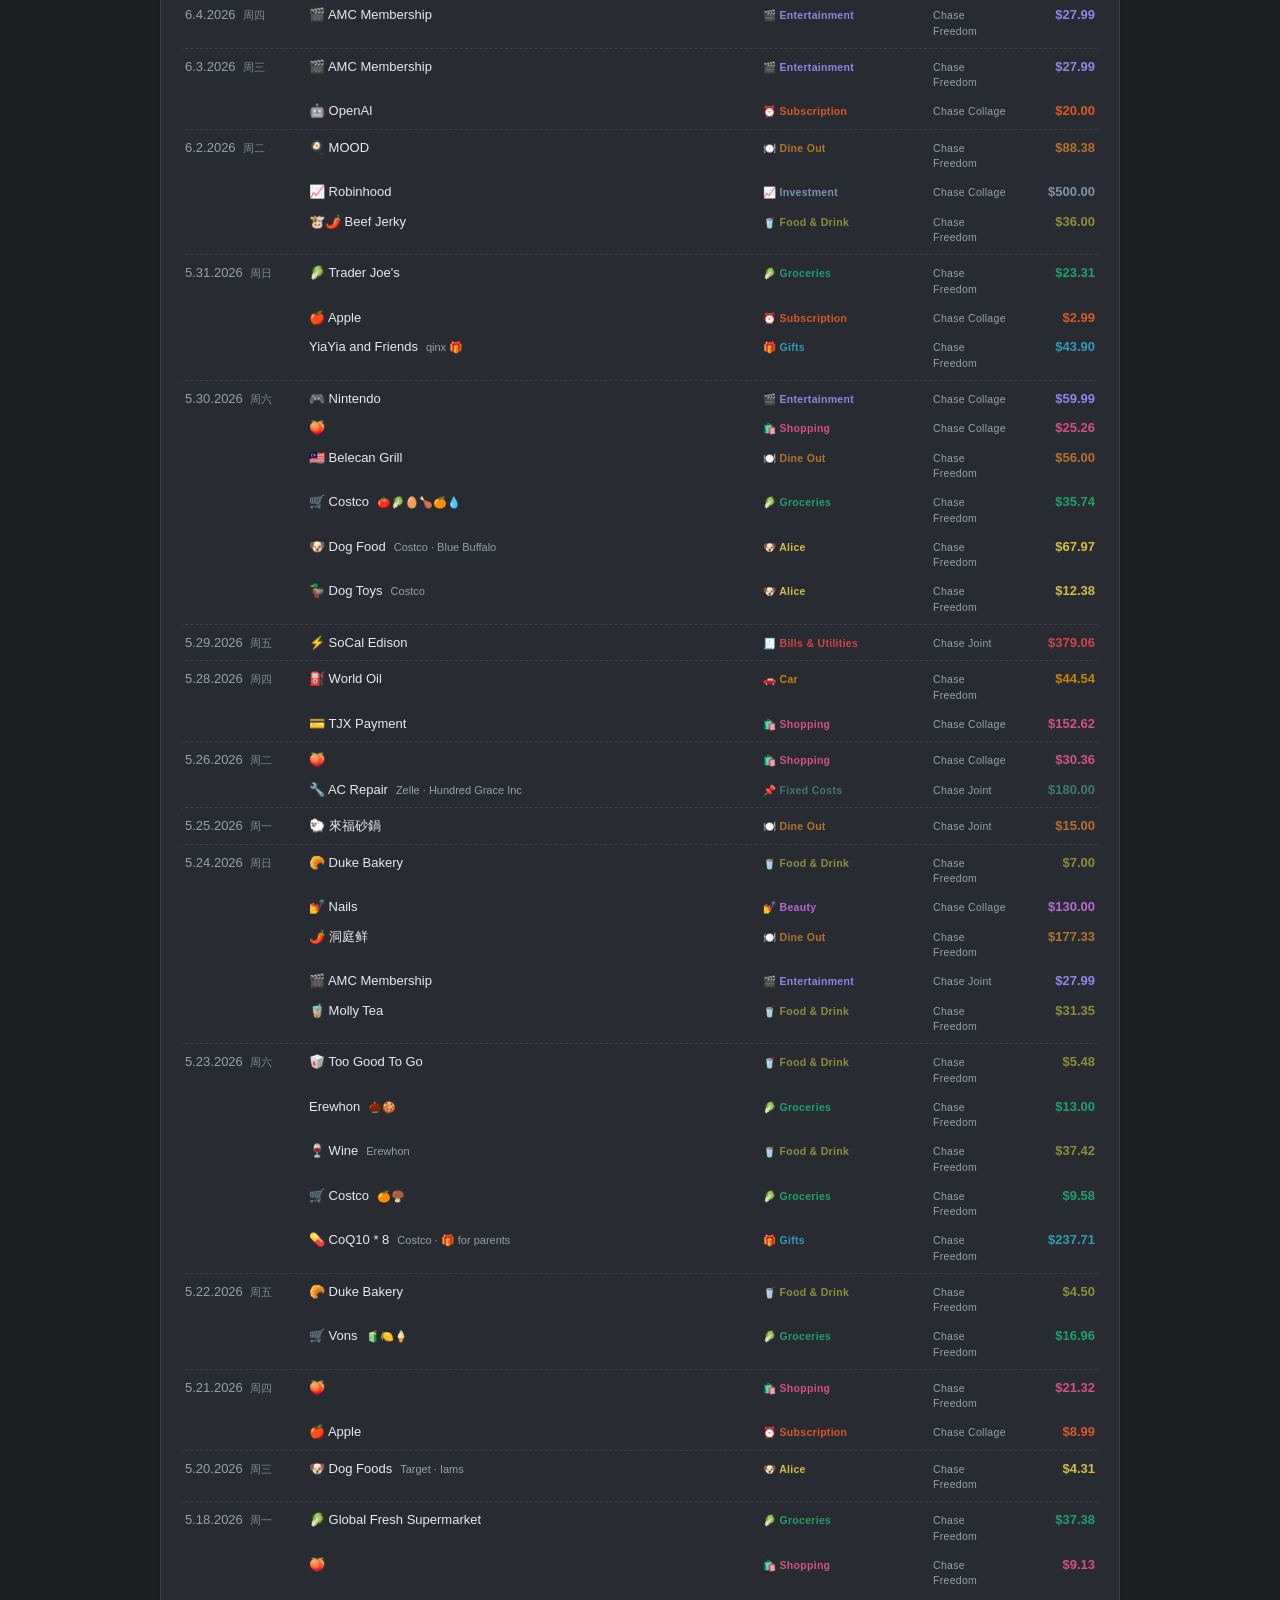
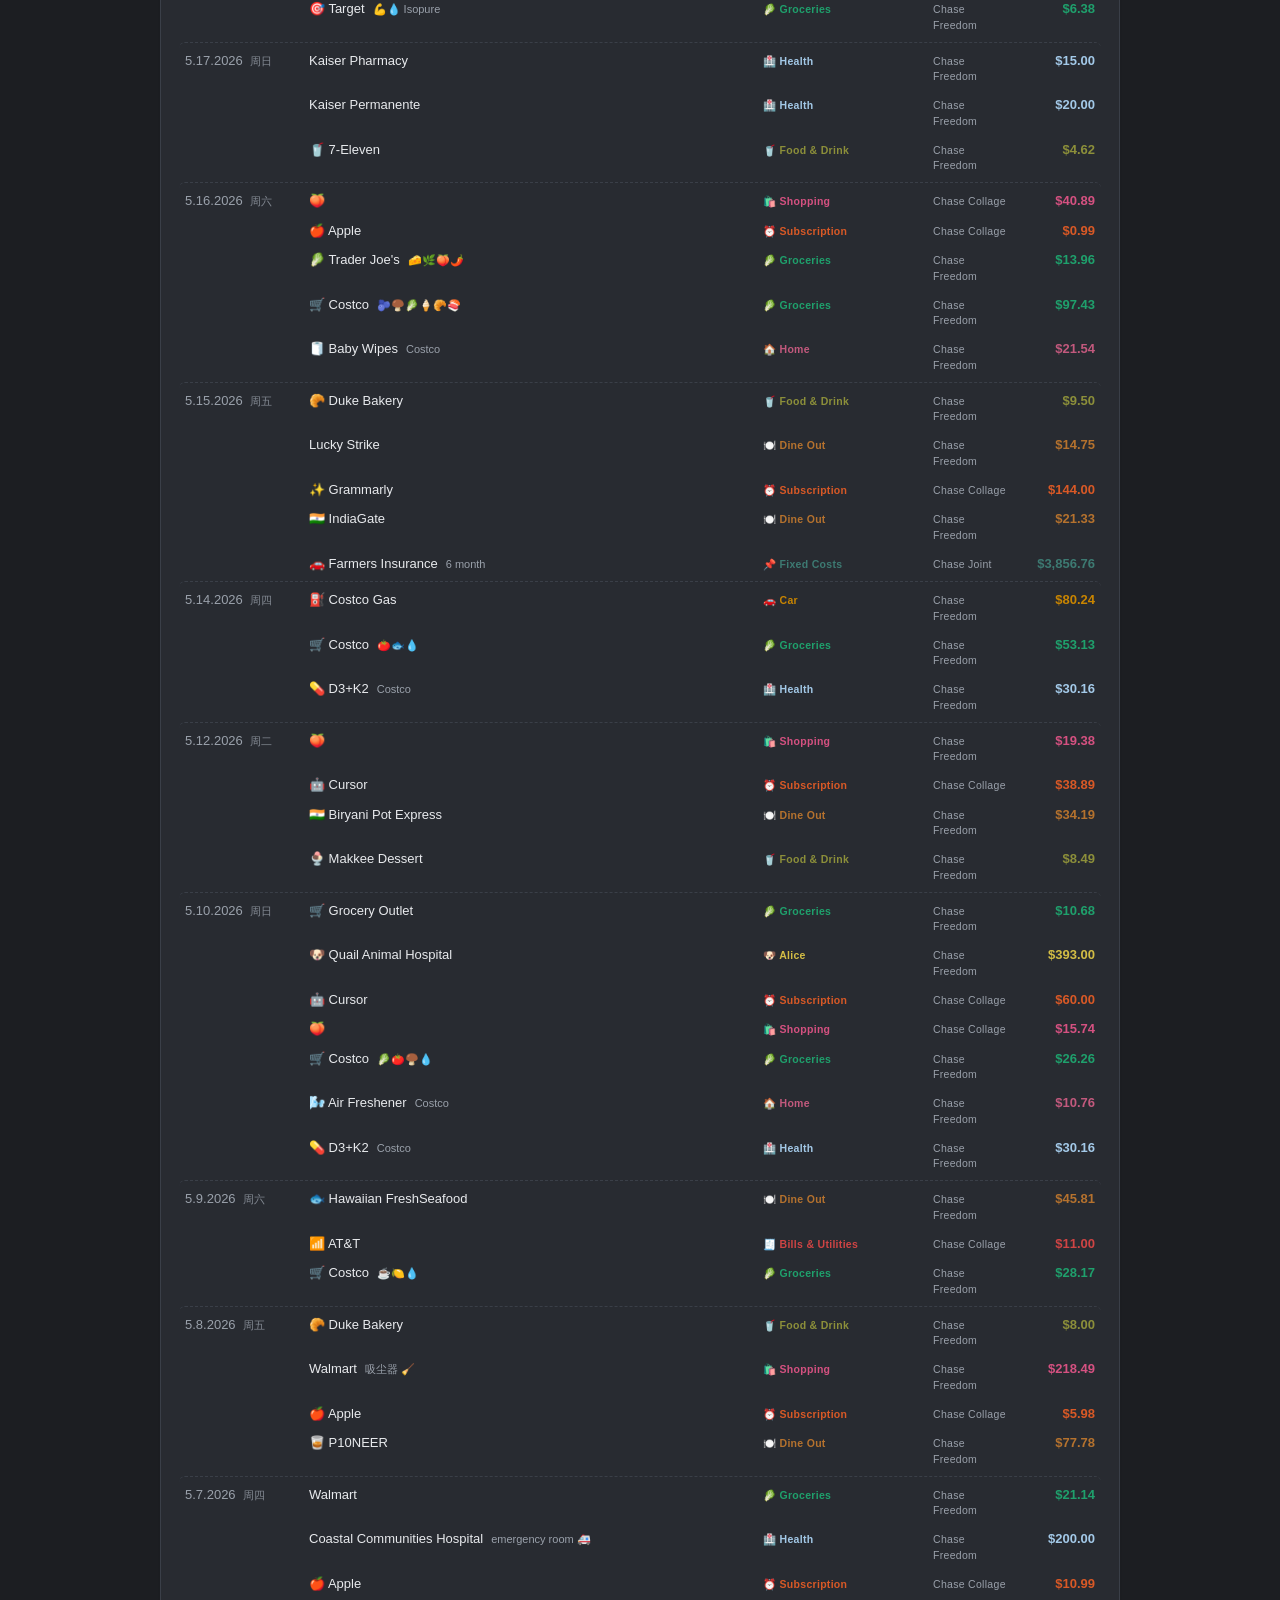
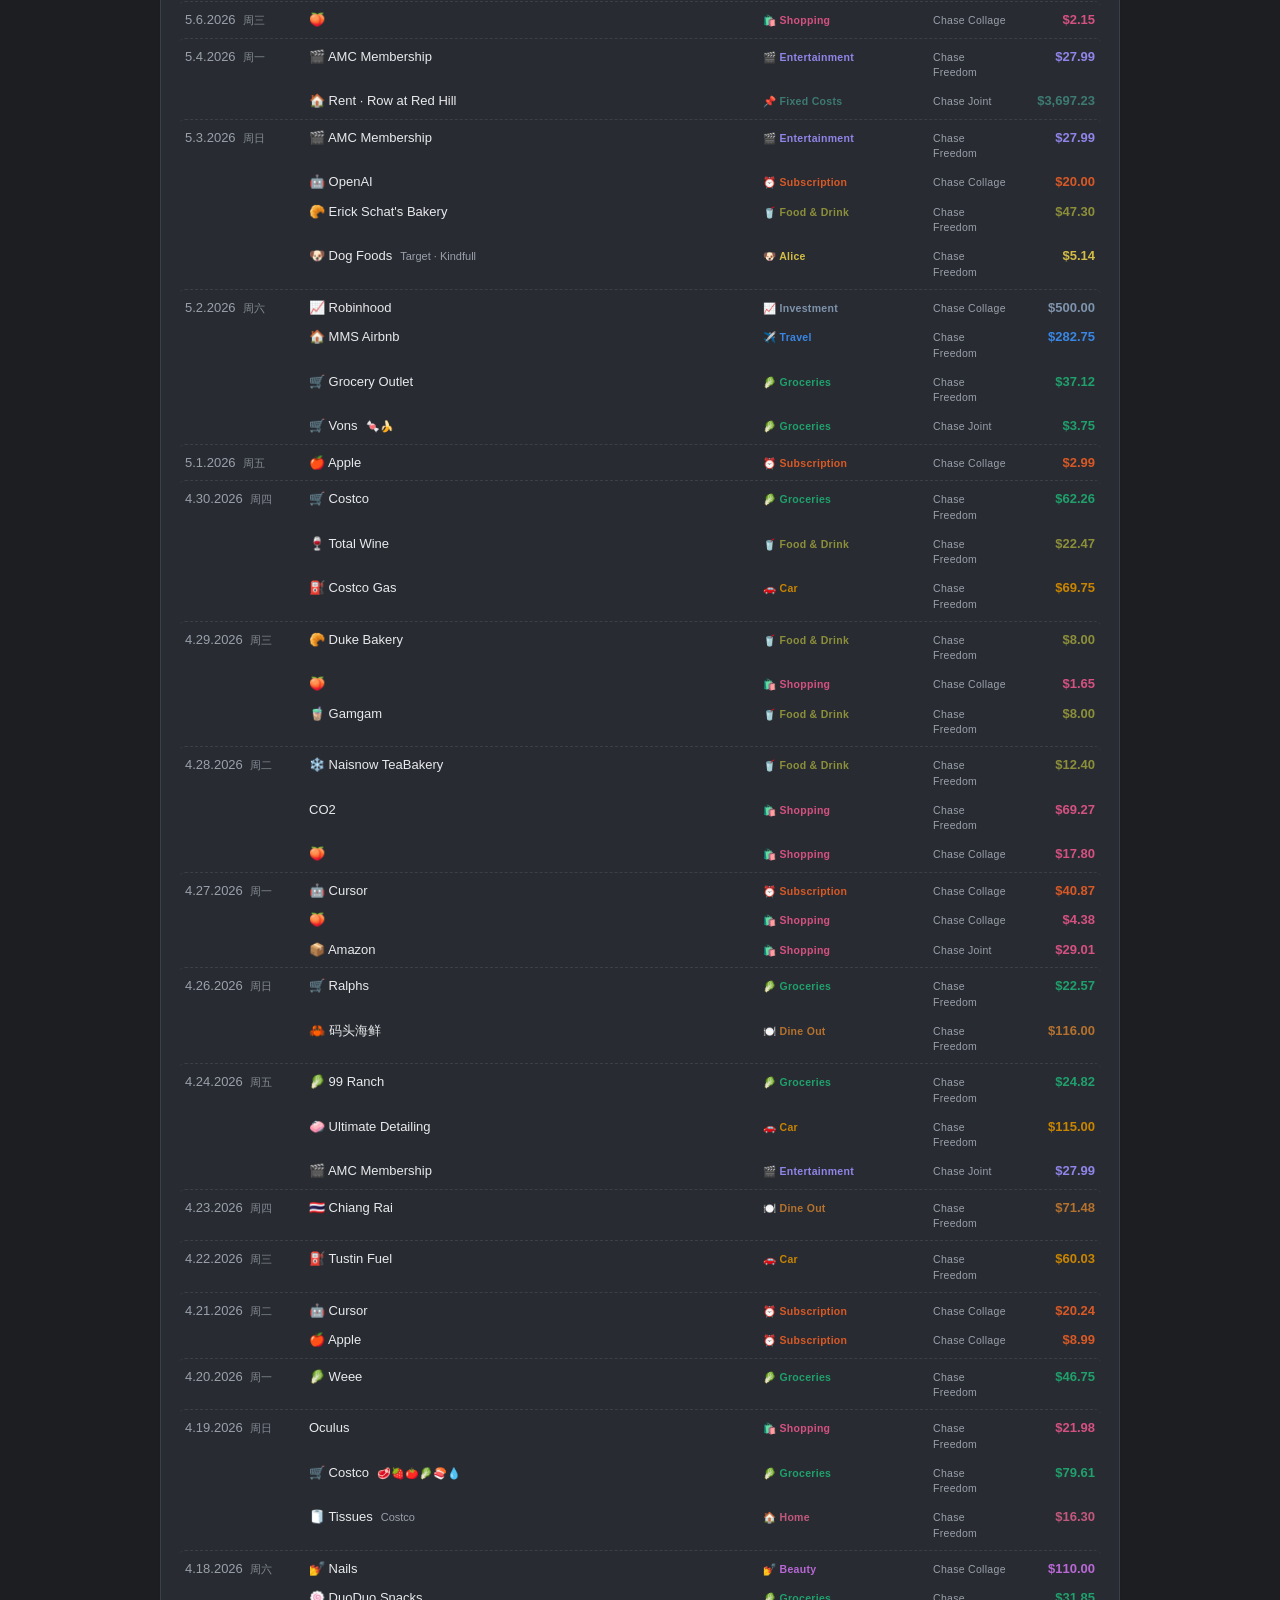
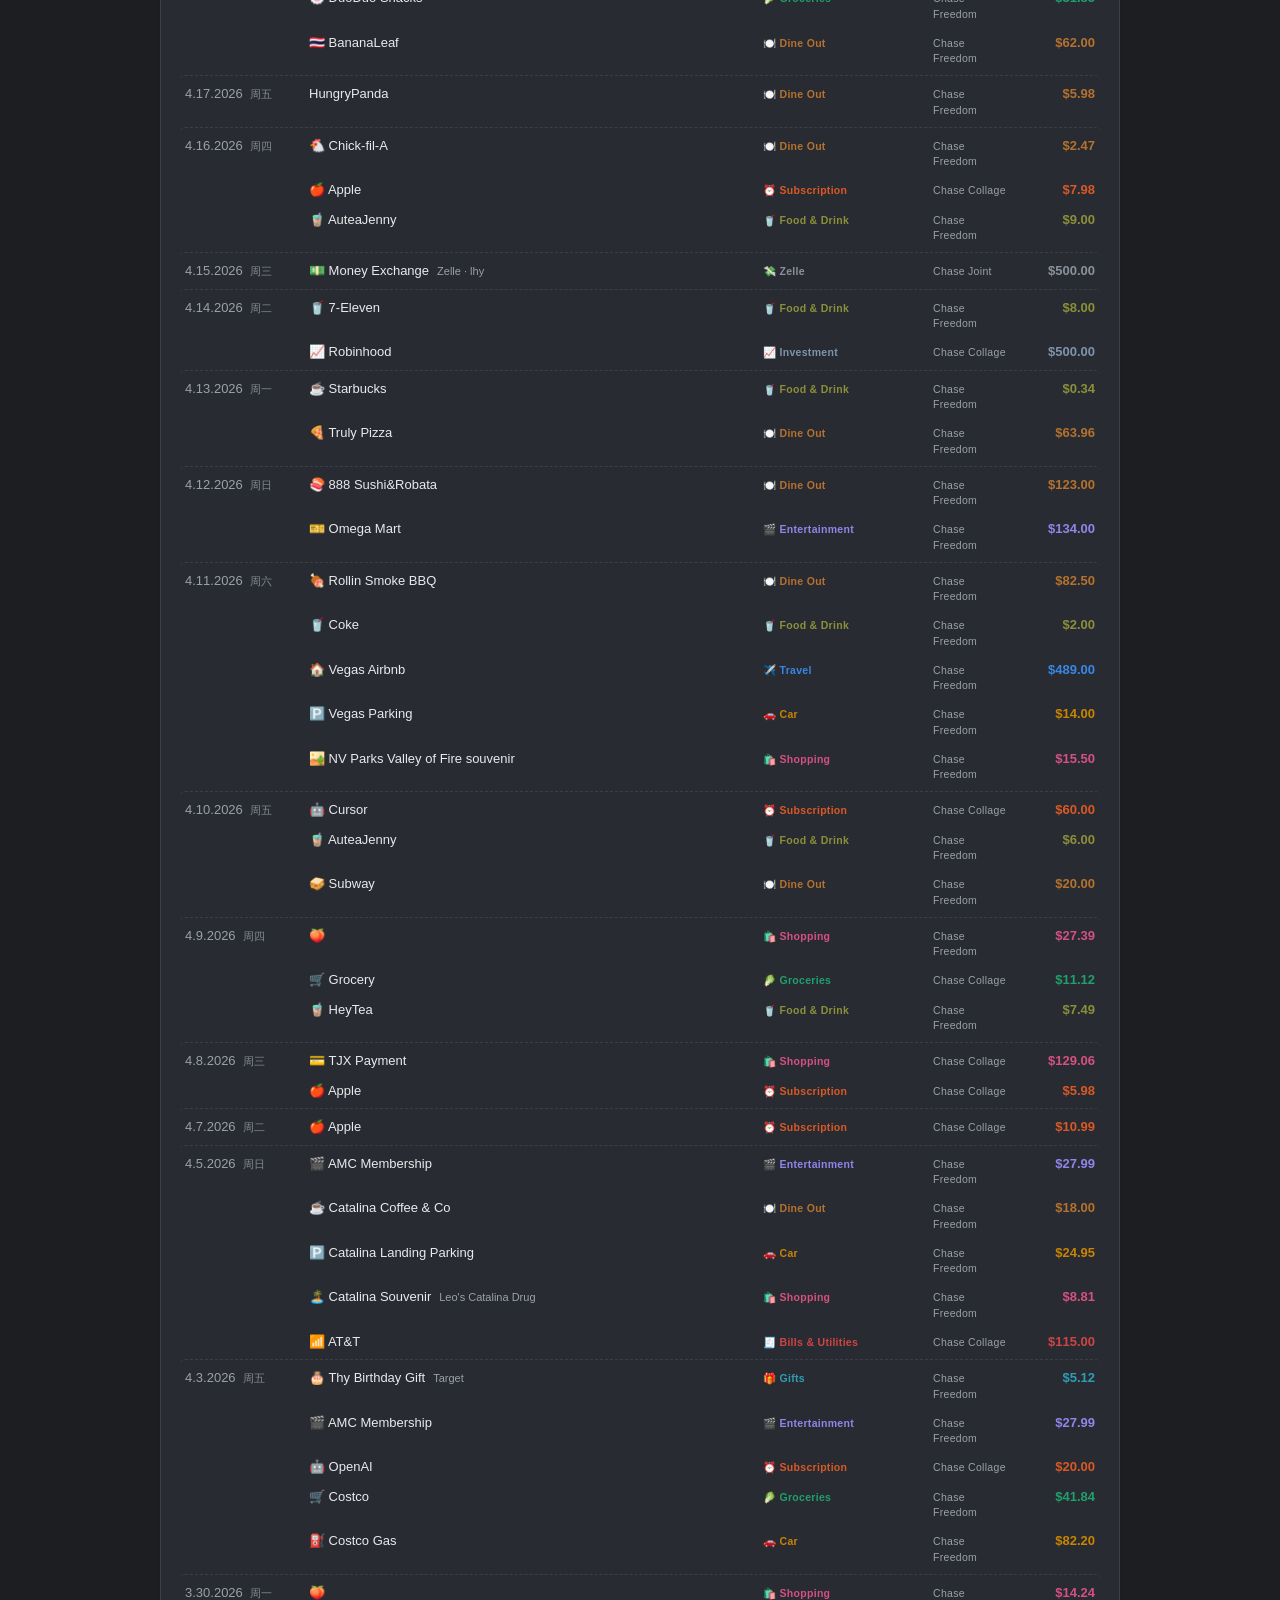
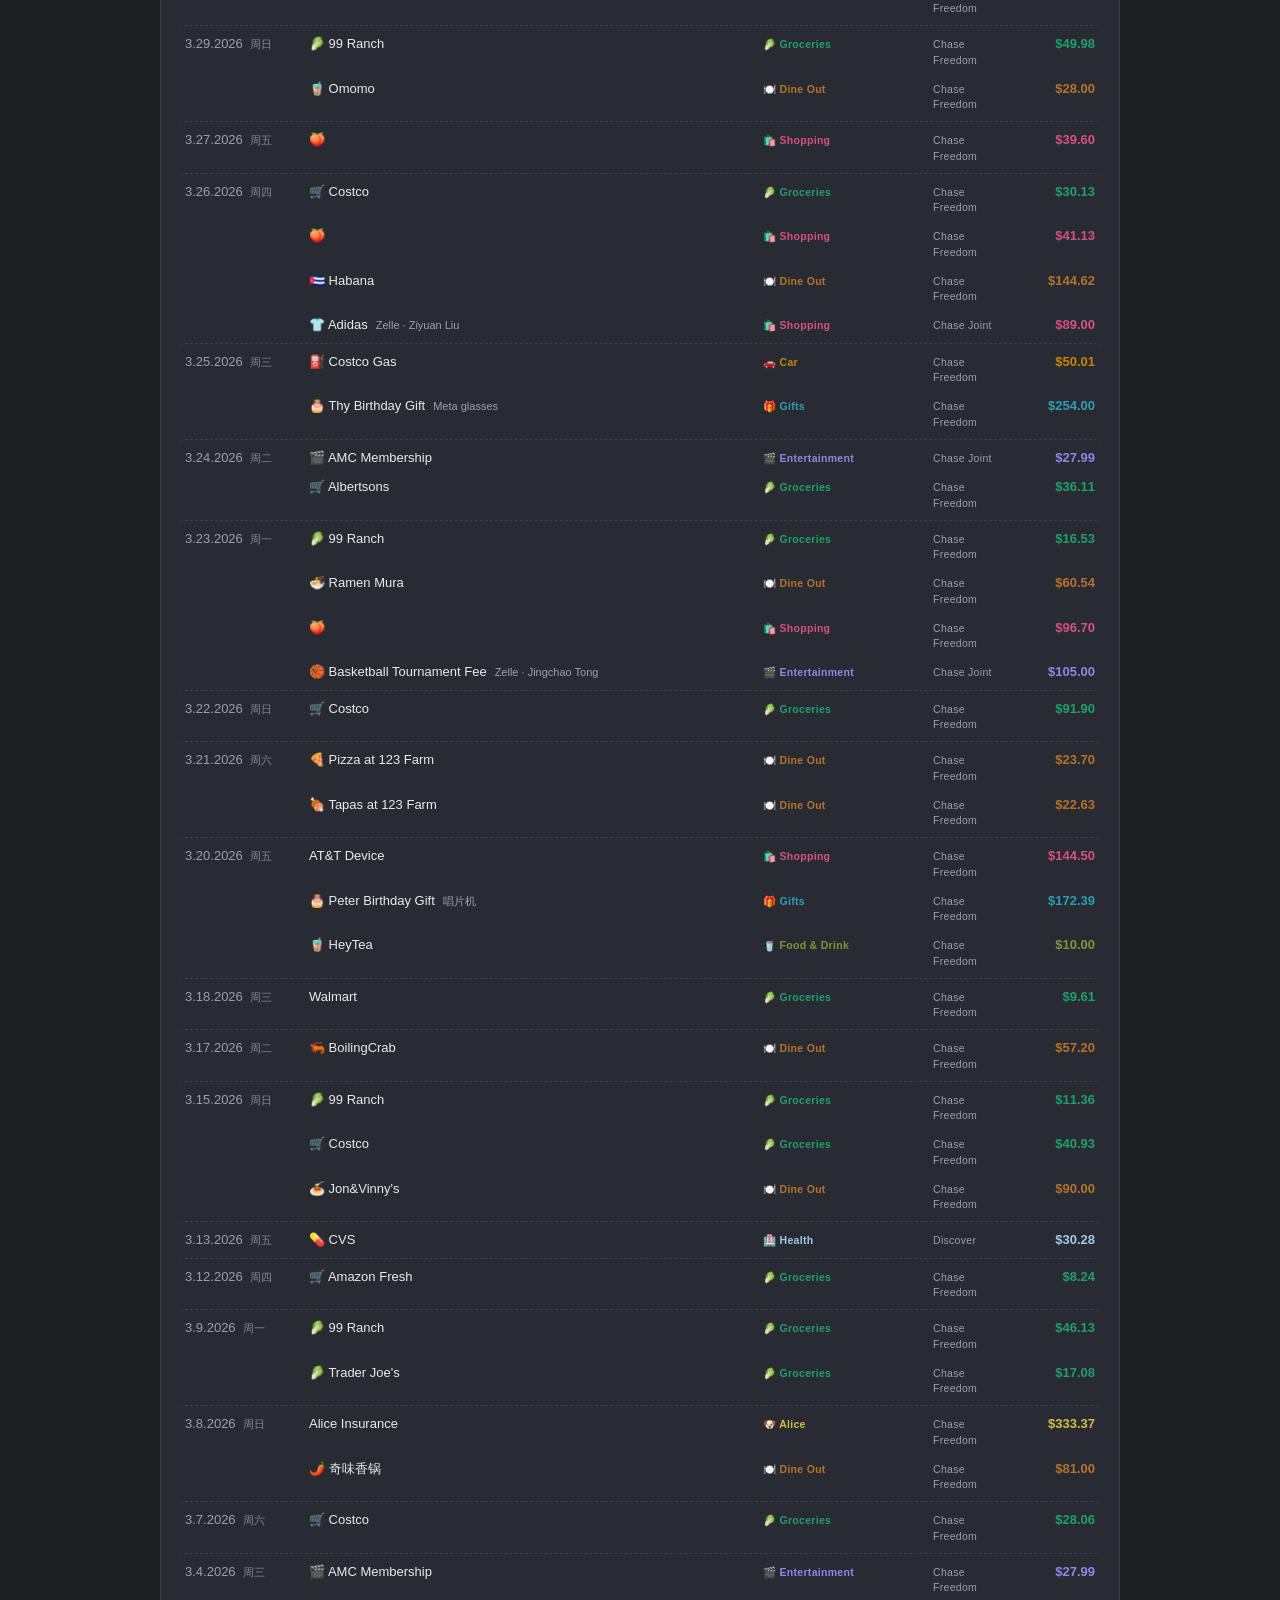
<file: pages/notes/ledger.html>
<!DOCTYPE html>
<html lang="zh-CN">
<head>
<meta charset="UTF-8">
<meta name="viewport" content="width=device-width, initial-scale=1.0">
<title>Ledger · Chelsea</title>
<link rel="stylesheet" href="../../assets/css/base.css">
<style>
  *{box-sizing:border-box;}
  body{margin:0;padding:34px 22px 64px;background:var(--bg);color:var(--ink);line-height:1.5;}
  .wrap{max-width:960px;margin:0 auto;}
  h1{font-family:var(--serif);font-size:30px;font-weight:400;margin:0 0 4px;letter-spacing:.5px;}
  .hero-stat{margin:14px 0 24px;display:flex;align-items:flex-end;gap:34px;flex-wrap:wrap;}
  .hs-label{font-size:12px;color:var(--muted);letter-spacing:1.5px;}
  .hs-num{font-family:var(--serif);font-size:42px;font-weight:700;letter-spacing:.5px;line-height:1.15;
    background:linear-gradient(92deg,var(--cd) 10%,var(--jp) 55%,var(--bj) 95%);
    -webkit-background-clip:text;background-clip:text;color:transparent;display:inline-block;}

  .card{position:relative;overflow:hidden;background:var(--paper);border:1px solid var(--line);
    border-radius:14px;padding:6px 18px 12px;margin-bottom:18px;box-shadow:0 1px 3px rgba(0,0,0,.05);}
  .card h2{font-family:var(--serif);font-weight:400;font-size:17px;letter-spacing:.5px;
    margin:0 0 4px;padding:10px 0;display:flex;align-items:baseline;border-bottom:1px solid var(--line);}
  .card h2 .gp{margin-left:auto;font-size:12px;color:var(--muted);
    display:inline-flex;align-items:baseline;gap:10px;}
  .card h2 .gp .dot{opacity:.6;}
  .card h2 .gp .gt{font-size:15px;font-weight:700;color:var(--cd);}

  /* 月份切换 */
  .mtabs{display:flex;flex-wrap:wrap;gap:9px;margin:8px 2px 10px;justify-content:center;}
  .mt{padding:5px 16px;border:1px solid var(--line);border-radius:20px;font-size:13.5px;
    color:var(--muted);cursor:pointer;transition:color .15s ease,border-color .15s ease;}
  .mt:hover{color:var(--ink);border-color:#4a505a;}
  .mt.on{color:var(--cd);border-color:var(--cd);font-weight:700;}
  .xtabs{display:flex;flex-wrap:wrap;gap:9px 24px;margin:0 0 9px;align-items:center;}
  .xt{display:inline-flex;align-items:center;gap:8px;font-size:12.5px;letter-spacing:.2px;
    color:var(--muted);cursor:pointer;user-select:none;transition:color .15s ease;}
  .xt:hover{color:var(--ink);}
  .xt .sw{width:32px;height:18px;border-radius:9px;background:#3a3f48;position:relative;
    flex:none;transition:background .2s ease;}
  .xt .sw::after{content:"";position:absolute;top:2px;left:2px;width:14px;height:14px;
    border-radius:50%;background:#8a919c;transition:left .2s ease,background .2s ease;}
  .xt.on{color:var(--ink);}
  .xt.on .sw{background:var(--cd);}
  .xt.on .sw::after{left:16px;background:#fff;}

  /* 月度堆叠柱状图 */
  .mchart-wrap{padding:8px 4px 2px;}
  .mchart{display:block;margin:0 auto;max-width:100%;height:auto;}
  .mchart .mbar{cursor:pointer;transition:opacity .15s ease;}
  .mchart .mbar.dim{opacity:.4;}
  .mchart .mc-total{fill:#e8eaed;font-size:12.5px;font-weight:700;}
  .mchart .avgline{stroke:#9aa1ab;stroke-width:1;stroke-dasharray:4 4;opacity:.55;}
  .mchart .avglab{fill:#9aa1ab;font-size:10px;letter-spacing:.3px;}
  .mchart .mc-mon{fill:#9aa1ab;font-size:11px;letter-spacing:.5px;}
  .mchart .mc-mon.on{fill:#f28e54;font-weight:700;}

  /* 汇总卡：饼图 + 迷你月历并列，分类行横贯在下 */
  .sumtop{display:flex;gap:28px;align-items:center;padding:10px 2px 8px;}

  /* All 视图：商户排行榜（3×2 奖牌卡） */
  .tgrid{display:grid;grid-template-columns:repeat(3,1fr);gap:10px;}
  .tcard{border:1px solid var(--line);border-radius:10px;background:#2a2d34;
    padding:10px 8px 8px;display:flex;flex-direction:column;align-items:center;gap:1px;min-width:0;}
  .tcard .trk{font-size:21px;line-height:1.2;}
  .tcard .trk.num{font-size:15px;padding:4px 0 2px;}
  .tcard .trk.plain{color:var(--muted);font-size:12px;padding:3px 0 2px;}
  .tcard .tn{max-width:100%;font-size:12px;white-space:nowrap;overflow:hidden;text-overflow:ellipsis;}
  .tcard .tv{font-family:var(--serif);font-size:16px;font-weight:700;letter-spacing:.3px;}
  .tcard .tct{font-size:10px;color:var(--muted);}
  .dwrap{flex:none;width:230px;}
  .donut{width:230px;height:230px;display:block;}
  .donut path{cursor:pointer;transition:opacity .15s ease;}
  .donut path.dim{opacity:.3;}
  .dc-num{fill:#e8eaed;font-size:16px;font-weight:700;font-family:var(--serif);}
  .dc-lab{fill:#9aa1ab;font-size:9px;letter-spacing:.5px;}
  .srows{width:100%;min-width:0;border-top:1px solid var(--line);padding-top:4px;}
  .dotc{flex:none;width:9px;height:9px;border-radius:50%;}

  /* 分类汇总（行可点击，作为下方流水的筛选器） */
  .srow{display:flex;align-items:center;gap:12px;padding:7px 6px;font-size:14px;
    border-top:1px dashed var(--line);border-radius:8px;cursor:pointer;
    transition:background .15s ease;}
  .srow:hover{background:#2e323a;}
  .srow.on{background:#33373f;}
  .srow.on .sn{color:var(--cd);font-weight:700;}
  .srow .sn{flex:none;width:180px;}
  .srow .sbar{flex:1;height:6px;border-radius:3px;background:#33373f;overflow:hidden;}
  .srow .sbar i{display:block;height:100%;border-radius:3px;background:var(--cd);}
  .srow .sav{flex:none;min-width:96px;text-align:right;font-size:11px;color:var(--muted);}
  .srow .sv{flex:none;min-width:90px;text-align:right;font-weight:700;color:var(--cd);}
  .srow .sv.zero{color:var(--muted);font-weight:400;}

  /* 迷你月历：每天只显示总花费 */
  .calmini{flex:1;min-width:0;}
  .calhead{font-size:11px;color:var(--muted);letter-spacing:1px;margin:0 2px 6px;}
  .calgrid{display:grid;grid-template-columns:repeat(7,1fr);}
  .cw{font-size:9.5px;color:var(--muted);text-align:center;padding:3px 0 5px;letter-spacing:1px;}
  .cday[data-day]{cursor:pointer;}
  .cday[data-day]:hover{background:#2e323a;}
  .row{scroll-margin-top:14px;}
  .row.flash{animation:rowflash 2.5s ease;}
  @keyframes rowflash{0%,40%{background:#3d4452;}100%{background:transparent;}}
  .cday{min-height:42px;border-top:1px dashed var(--line);border-right:1px dashed var(--line);
    padding:2px 3px 4px;min-width:0;}
  .cday:nth-child(7n){border-right:none;}
  .cn{display:block;text-align:right;font-size:9px;color:var(--muted);}
  .dsum{display:block;text-align:center;font-size:11px;font-weight:700;color:var(--cd);margin-top:1px;}
  .dsum.refund{color:var(--sy);}

  /* 全部明细（日期降序） */
  h2 .ft{margin-left:12px;font-size:12px;color:var(--cd);border:1px solid var(--cd);
    border-radius:20px;padding:2px 10px;cursor:pointer;}
  h2 .ft.ftcard{color:#7e93ad;border-color:#7e93ad;}
  .cardn.sel{cursor:pointer;transition:color .12s ease;}
  .cardn.sel:hover{color:var(--ink);text-decoration:underline dotted;text-underline-offset:3px;}
  .cardsel{appearance:none;-webkit-appearance:none;background:transparent;border:none;
    color:inherit;font:inherit;letter-spacing:inherit;text-transform:inherit;
    padding:0;cursor:pointer;max-width:100%;}
  .cardsel:hover{color:var(--ink);}
  .cardsel option{background:var(--paper);color:var(--ink);text-transform:none;}
  h2 .st{cursor:pointer;text-decoration:underline dotted;text-underline-offset:3px;transition:color .12s ease;}
  h2 .st:hover{color:var(--cd);}
  .thead{display:flex;align-items:baseline;gap:12px;padding:2px 6px 7px;
    font-size:10px;letter-spacing:.8px;text-transform:uppercase;color:var(--muted);}
  .thead .d{flex:none;min-width:112px;}
  .thead .it{flex:1;}
  .thead .cardn{flex:none;width:78px;}
  .thead .ctag{flex:none;width:158px;}
  .thead .amt{flex:none;min-width:72px;text-align:right;}
  .row{display:flex;align-items:baseline;gap:12px;padding:5px 6px;
    font-size:13px;border-radius:6px;transition:background .12s ease;}
  .row.nd{border-top:1px dashed var(--line);padding-top:8px;margin-top:3px;}
  h2 + .row.nd,.thead + .row.nd{margin-top:0;}
  .row:hover{background:#2e323a;}
  .row .d{flex:none;min-width:112px;color:var(--muted);}
  .row .dwk{margin-left:7px;font-size:10.5px;opacity:.8;}
  .row .ce{flex:none;}
  .row .it{flex:1;}
  .row .tnote{color:var(--muted);font-size:11px;margin-left:8px;}
  .row .cardn{flex:none;width:78px;color:var(--muted);font-size:10.5px;letter-spacing:.3px;}
  .row .ctag{flex:none;width:158px;font-size:10.5px;font-weight:700;letter-spacing:.3px;
    white-space:nowrap;overflow:hidden;text-overflow:ellipsis;}
  .row .amt{min-width:72px;text-align:right;}
  .row .amt{flex:none;font-weight:700;}
  .row .amt.refund{color:var(--sy);}


  @media(max-width:820px){
    .sumtop{flex-direction:column;gap:12px;}
    .calmini{width:100%;}
  }
  @media(max-width:600px){
    body{padding:20px 12px 48px;}
    h1{font-size:24px;}
    .srow .sn{width:150px;}
    .row,.thead{gap:6px;}
    .row .d,.thead .d{min-width:52px;font-size:11px;}
    .row .dwk{display:none;}
    .row .it{min-width:0;}
    .row .ctag,.thead .ctag{width:80px;}
    .row .ctag{font-size:9px;}
    .row .cardn,.thead .cardn{width:52px;}
    .row .cardn{font-size:9px;}
    .row .amt,.thead .amt{min-width:56px;}
    .row .amt{font-size:12.5px;}
    .thead{font-size:9px;}
    .dsum{font-size:8.5px;}
  }
</style>
</head>
<body>
<div class="wrap">

  <header>
    <a class="home-link" href="../../index.html"><span class="arr">👈</span> Home</a>
    <h1>📒&ensp;Ledger</h1>
    <div class="hero-stat">
      <div>
        <div class="hs-label" id="hs-label"></div>
        <div class="hs-num" id="hs-num"></div>
      </div>
      <div id="hs-toggles"></div>
    </div>
  </header>

  <div id="ledger"></div>

</div>
<script src="../../assets/js/ledger.js"></script>
<script src="../../assets/js/scroll-restore.js"></script>
<script src="../../assets/js/gate.js" data-hash="a2108ac16ab0f646127af9fb24708149d8ae0c4a3cc947e245b1b6456873fcdd"></script>
</body>
</html>
</file>
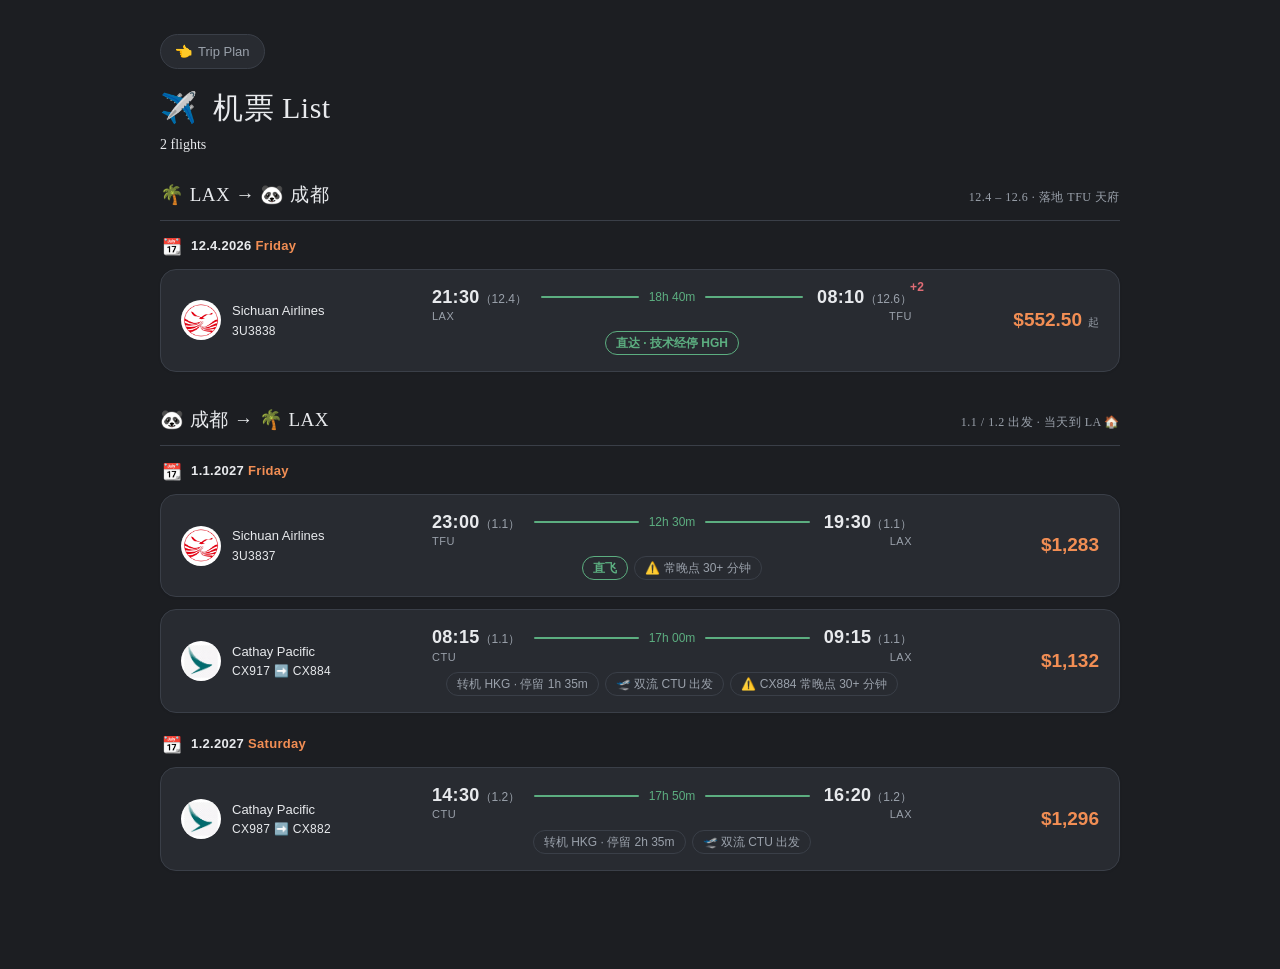
<file: pages/plan/flights.html>
<!DOCTYPE html>
<html lang="zh-CN">
<head>
<meta charset="UTF-8">
<meta name="viewport" content="width=device-width, initial-scale=1.0">
<title>机票 List · Chelsea</title>
<link rel="stylesheet" href="../../assets/css/base.css">
<link rel="stylesheet" href="../../assets/css/flights.css">
</head>
<body>
<div class="wrap">

  <header>
    <a class="home-link" href="../../2026-china-trip.html"><span class="arr">👈</span> Trip Plan</a>
    <h1>✈️&ensp;机票 List</h1>
    <div class="sub"><b id="progress"></b></div>
  </header>

  <div id="flights"></div>

</div>
<script src="../../assets/js/flights/2026-china.js"></script>
<script src="../../assets/js/flight-card.js"></script>
<script src="../../assets/js/scroll-restore.js"></script>
</body>
</html>
</file>
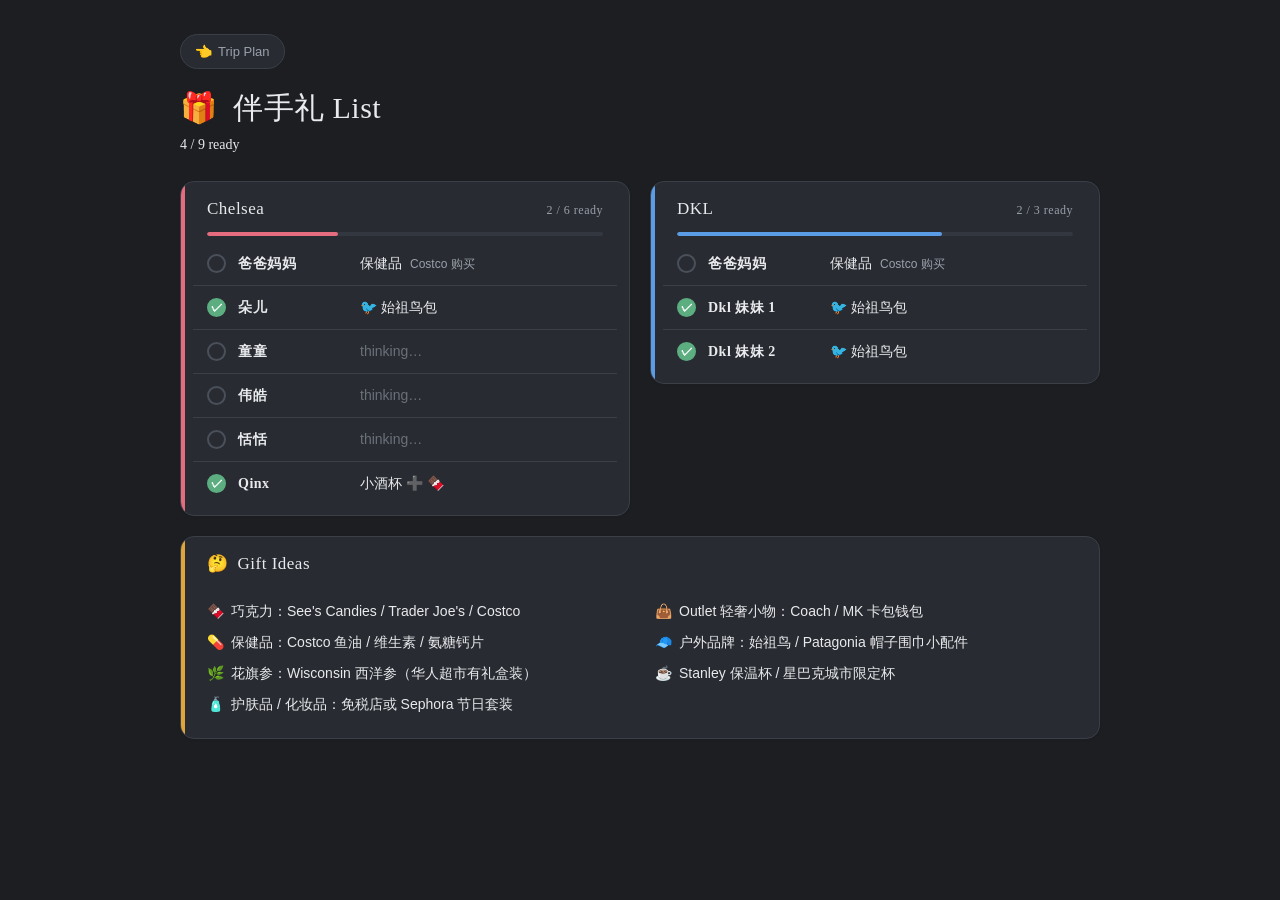
<file: pages/plan/gifts.html>
<!DOCTYPE html>
<html lang="zh-CN">
<head>
<meta charset="UTF-8">
<meta name="viewport" content="width=device-width, initial-scale=1.0">
<title>伴手礼 List · Chelsea</title>
<link rel="stylesheet" href="../../assets/css/base.css">
<style>
  *{box-sizing:border-box;}
  body{margin:0;padding:34px 22px 64px;background:var(--bg);color:var(--ink);line-height:1.5;}
  .wrap{max-width:920px;margin:0 auto;}
  h1{font-family:var(--serif);font-size:30px;font-weight:400;margin:0 0 4px;letter-spacing:.5px;}
  .sub{font-family:var(--serif);color:var(--muted);font-size:14px;margin-bottom:26px;}
  .sub b{color:var(--ink);font-weight:400;}

  .card{position:relative;overflow:hidden;background:var(--paper);border:1px solid var(--line);
    border-radius:14px;padding:10px 12px;box-shadow:0 1px 3px rgba(0,0,0,.05);}
  .card .accent{position:absolute;left:0;top:0;bottom:0;width:4px;}
  #gifts{display:grid;grid-template-columns:1fr 1fr;gap:20px;align-items:start;}
  .gift-group{padding-top:4px;}
  .gift-group h2{font-family:var(--serif);font-weight:400;font-size:17px;letter-spacing:.5px;
    margin:0;padding:10px 14px 10px;display:flex;align-items:baseline;}
  .gift-group h2 .gp{margin-left:auto;font-size:12px;color:var(--muted);}
  .gbar{height:4px;border-radius:2px;background:#33373f;margin:0 14px 6px;overflow:hidden;}
  .gbar i{display:block;height:100%;border-radius:2px;}

  .gift{display:flex;align-items:center;gap:12px;padding:11px 14px;border-bottom:1px solid var(--line);font-size:14px;}
  .gift:last-child{border-bottom:none;}
  .ck{flex:none;width:19px;height:19px;border-radius:50%;border:2px solid #4a505a;
    display:inline-flex;align-items:center;justify-content:center;font-size:12px;font-weight:700;color:#fff;}
  .ck.on{background:var(--sy);border-color:var(--sy);}
  .gift .who{flex:none;min-width:110px;font-family:var(--serif);font-weight:700;letter-spacing:.5px;}
  .gift .what{flex:1;}
  .gift .note{font-size:12px;color:var(--muted);margin-left:8px;}
  .gift .tbd{color:#6b7079;}

  #ideas{margin-top:20px;}
  .ideas .irows{columns:2 300px;column-gap:30px;padding:10px 14px 8px;}
  .idea{padding:5px 0;font-size:14px;break-inside:avoid;}
  .empty{font-family:var(--serif);color:var(--muted);border:1px dashed var(--line);border-radius:14px;
    padding:48px 24px;text-align:center;}

  @media(max-width:600px){
    body{padding:20px 12px 48px;}
    h1{font-size:24px;}
    .gift .who{min-width:88px;}
    #gifts{grid-template-columns:1fr;}
  }
</style>
</head>
<body>
<div class="wrap">

  <header>
    <a class="home-link" href="../../2026-china-trip.html"><span class="arr">👈</span> Trip Plan</a>
    <h1>🎁&ensp;伴手礼 List</h1>
    <div class="sub"><b id="progress"></b></div>
  </header>

  <div id="gifts"></div>
  <div id="ideas"></div>

</div>
<script src="../../assets/js/gifts.js"></script>
<script src="../../assets/js/scroll-restore.js"></script>
</body>
</html>
</file>
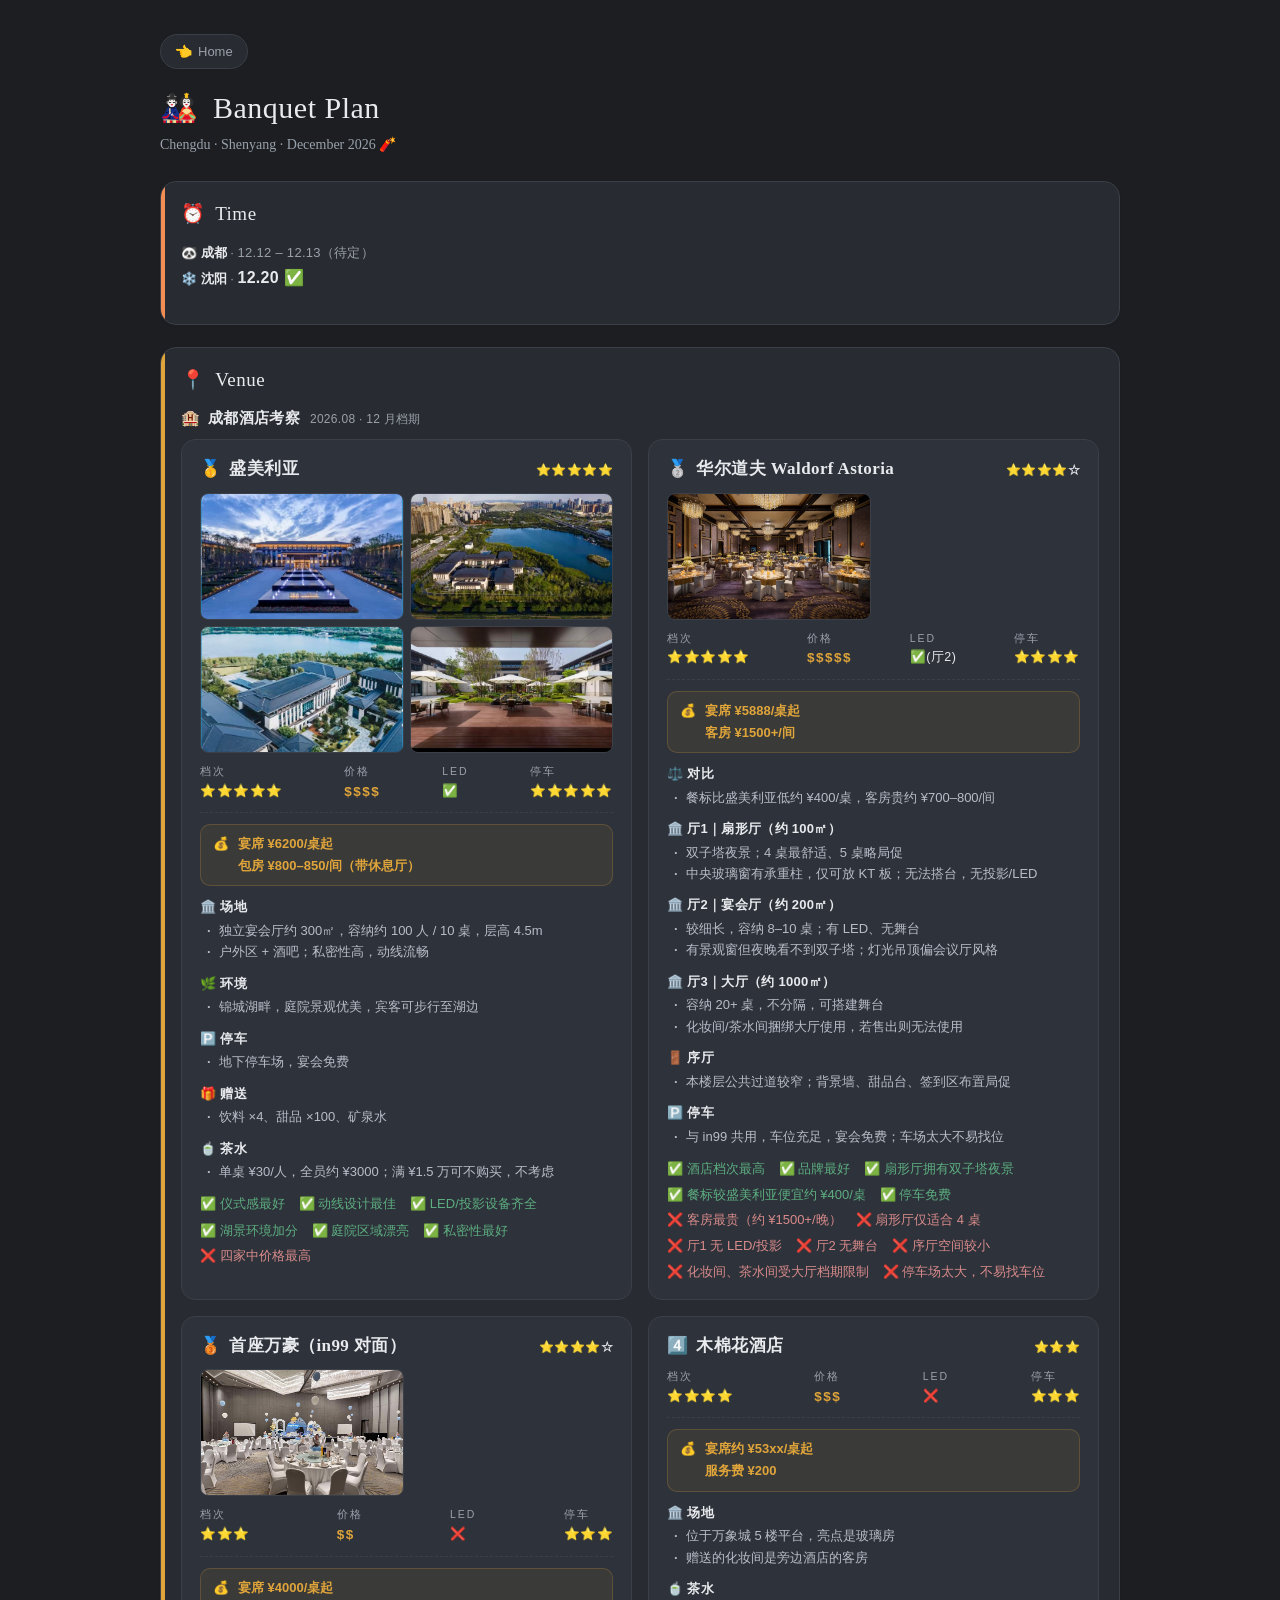
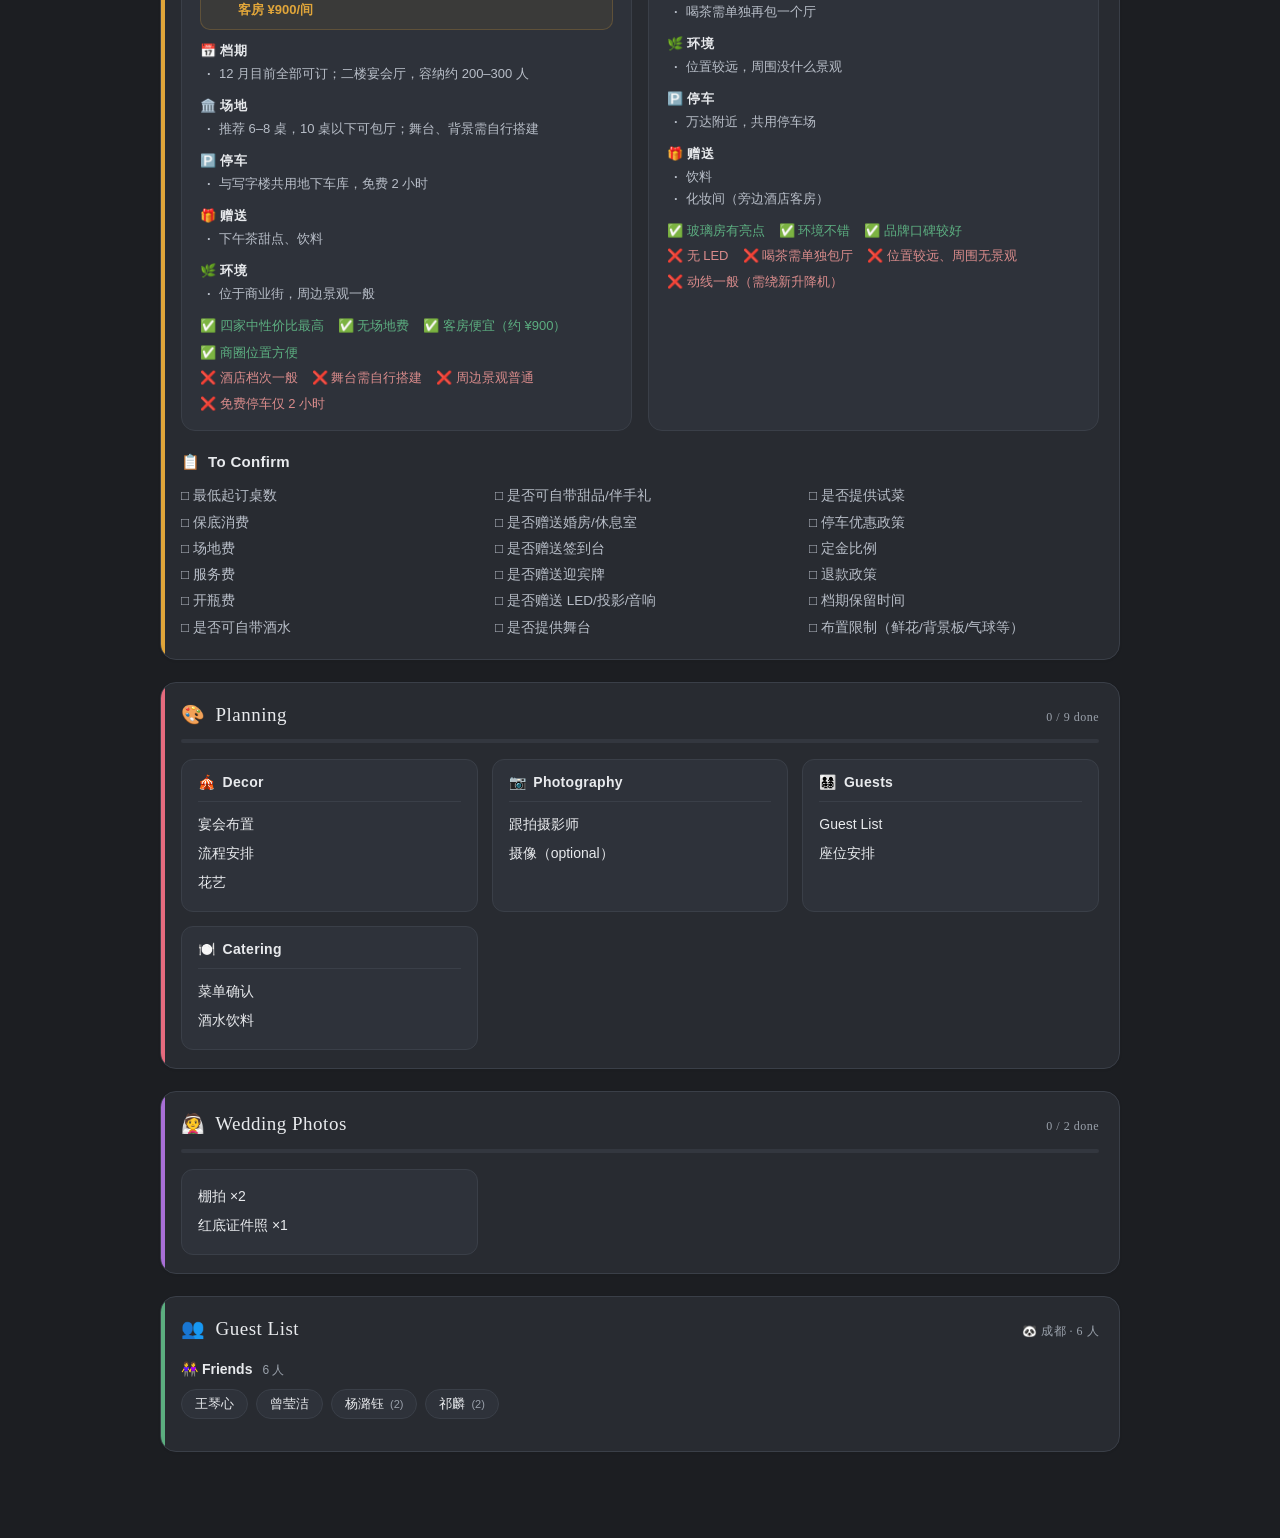
<file: pages/plan/wedding.html>
<!DOCTYPE html>
<html lang="zh-CN">
<head>
<meta charset="UTF-8">
<meta name="viewport" content="width=device-width, initial-scale=1.0">
<title>Banquet Plan · Chelsea</title>
<link rel="stylesheet" href="../../assets/css/base.css">
<style>
  *{box-sizing:border-box;}
  body{margin:0;padding:34px 22px 64px;background:var(--bg);color:var(--ink);line-height:1.5;}
  .wrap{max-width:960px;margin:0 auto;}
  h1{font-family:var(--serif);font-size:30px;font-weight:400;margin:0 0 4px;letter-spacing:.5px;}
  .sub{font-family:var(--serif);color:var(--muted);font-size:14px;margin-bottom:26px;}
  .sub b{color:var(--ink);font-weight:400;}

  .card{position:relative;overflow:hidden;background:var(--paper);border:1px solid var(--line);border-radius:16px;
    padding:6px 20px 18px;margin-bottom:22px;box-shadow:0 1px 3px rgba(0,0,0,.05);}
  .card .accent{position:absolute;left:0;top:0;bottom:0;width:4px;}
  .block h2{font-family:var(--serif);font-weight:400;font-size:19px;letter-spacing:.5px;
    margin:0;padding:12px 0 10px;display:flex;align-items:baseline;}
  .block h2 .gp{margin-left:auto;font-size:12px;color:var(--muted);}
  .gbar{height:4px;border-radius:2px;background:#33373f;margin:0 0 16px;overflow:hidden;}
  .gbar i{display:block;height:100%;border-radius:2px;}

  .venues{margin:2px 0 14px;}
  .venue{display:block;padding:2px 0;font-size:13px;color:var(--muted);}
  .venue b{color:var(--ink);font-weight:700;}
  .venue .vd{font-size:16px;font-weight:700;color:var(--ink);letter-spacing:.3px;}
  .venue .vd.tbd{font-size:13px;font-weight:400;color:var(--muted);}

  .secs{display:grid;grid-template-columns:repeat(auto-fill,minmax(230px,1fr));gap:14px;}
  .sec{background:#2e323a;border:1px solid var(--line);border-radius:12px;padding:12px 16px 14px;}
  .sname{font-size:14px;font-weight:700;letter-spacing:.3px;
    padding-bottom:8px;margin-bottom:8px;border-bottom:1px solid var(--line);}
  .item{display:flex;align-items:center;gap:8px;font-size:14px;padding:4px 0;}
  .item .tick{flex:none;color:var(--sy);font-weight:700;}
  .item.done{color:var(--muted);}

  /* 酒店考察卡 */
  .hotels{display:grid;grid-template-columns:repeat(auto-fill,minmax(360px,1fr));gap:16px;}
  .hotel{background:#2e323a;border:1px solid var(--line);border-radius:14px;padding:16px 18px 15px;}
  .hname{display:flex;align-items:baseline;gap:8px;
    font-family:var(--serif);font-size:17px;font-weight:700;letter-spacing:.4px;}
  .hname .hmedal{flex:none;}
  .hname .hrec{flex:none;margin-left:auto;font-size:12px;}
  .hphotos{display:grid;grid-template-columns:1fr 1fr;gap:6px;margin-top:11px;}
  .hphotos img{display:block;width:100%;aspect-ratio:16/10;object-fit:cover;cursor:zoom-in;
    border-radius:8px;border:1px solid var(--line);transition:transform .25s;}
  .hphotos img:hover{transform:scale(1.03);}
  .lightbox{position:fixed;inset:0;z-index:99;display:none;align-items:center;justify-content:center;
    background:rgba(0,0,0,.82);cursor:zoom-out;padding:20px;}
  .lightbox.on{display:flex;}
  .lightbox img{max-width:96vw;max-height:92vh;border-radius:10px;box-shadow:0 8px 40px rgba(0,0,0,.6);}
  .lightbox .lb-x{position:absolute;top:14px;right:20px;font-size:26px;color:#fff;opacity:.8;cursor:pointer;}
  .lightbox .lb-x:hover{opacity:1;}
  .hmeta{display:flex;justify-content:space-between;gap:12px;
    margin:11px 0 11px;padding-bottom:12px;border-bottom:1px dashed var(--line);}
  .hmeta .mcell{display:flex;flex-direction:column;gap:3px;}
  .hmeta .ml{font-size:10.5px;color:var(--muted);letter-spacing:2px;}
  .hmeta .mv{font-size:12.5px;letter-spacing:.5px;line-height:1.3;}
  .hmeta .dollars{color:var(--bj);letter-spacing:1.5px;font-size:13.5px;}
  .hprice{display:flex;align-items:flex-start;gap:9px;margin-bottom:10px;
    background:rgba(224,165,58,.07);border:1px solid rgba(224,165,58,.22);border-radius:10px;
    padding:8px 12px;font-size:13px;font-weight:700;color:var(--bj);line-height:1.7;}
  .hprice .hpico{flex:none;}
  .hprice .hplines{flex:1;}
  .hsh{font-size:13px;font-weight:700;letter-spacing:.3px;margin:11px 0 3px;}
  .hkey{font-size:13px;color:#b8bec8;line-height:1.65;padding-left:19px;position:relative;}
  .hkey::before{content:"·";position:absolute;left:7px;font-weight:700;}
  .hpros,.hcons{display:flex;flex-wrap:wrap;gap:4px 14px;font-size:13px;line-height:1.7;}
  .hpros{margin-top:11px;color:var(--sy);}
  .hcons{margin-top:3px;color:#d98b8b;}
  /* 宾客名单 */
  .ghead{display:flex;align-items:baseline;font-size:14px;font-weight:700;margin:6px 0 9px;}
  .ghead .gcnt{margin-left:10px;font-size:12px;font-weight:400;color:var(--muted);}
  .gchips{display:flex;flex-wrap:wrap;gap:8px;margin-bottom:14px;}
  .gchip{background:#2e323a;border:1px solid var(--line);border-radius:18px;padding:4px 13px;font-size:13px;}
  .gchip i{font-style:normal;color:var(--muted);font-size:11px;margin-left:6px;}
  .gempty{color:var(--muted);font-size:13px;padding:0 0 12px;}

  .ckhead{font-size:15px;font-weight:700;letter-spacing:.3px;margin:20px 0 10px;}
  h2 + .ckhead{margin-top:2px;}
  .ckhead .cknote{margin-left:10px;font-size:12px;font-weight:400;color:var(--muted);}
  .cklist{columns:3;column-gap:24px;}
  .ck{font-size:13.5px;color:#b8bec8;padding:3px 0;break-inside:avoid;}

  @media(max-width:600px){
    .cklist{columns:2;}
    body{padding:20px 12px 48px;}
    h1{font-size:24px;}
    .secs{grid-template-columns:1fr 1fr;gap:14px 16px;}
  }
</style>
</head>
<body>
<div class="wrap">

  <header>
    <a class="home-link" href="../../index.html"><span class="arr">👈</span> Home</a>
    <h1>🎎&ensp;Banquet Plan</h1>
    <div class="sub">Chengdu · Shenyang · December 2026 🧨</div>
  </header>

  <div id="plan"></div>

</div>
<script src="../../assets/js/wedding.js"></script>
<script src="../../assets/js/scroll-restore.js"></script>
</body>
</html>
</file>
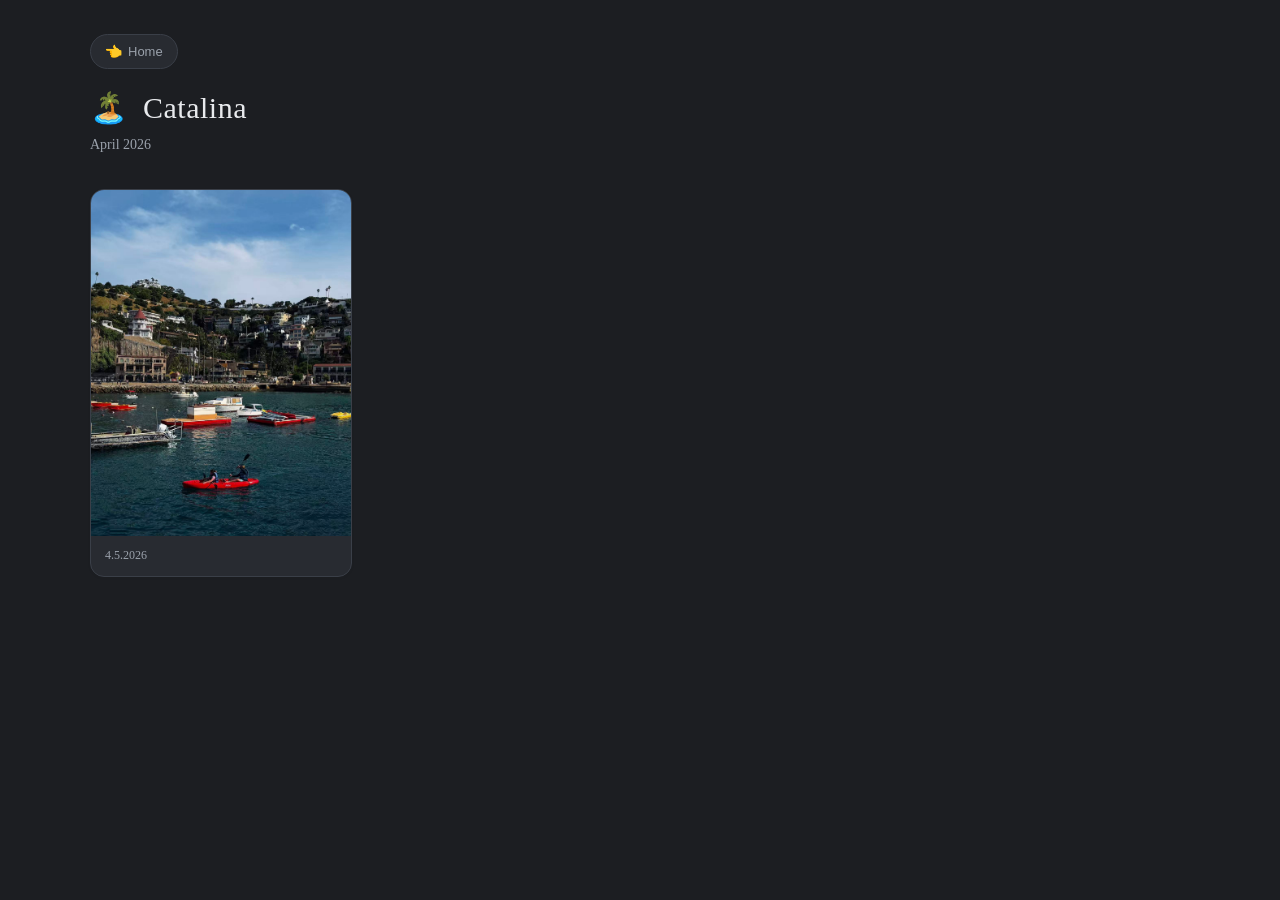
<file: pages/travels/catalina.html>
<!DOCTYPE html>
<html lang="en">
<head>
<meta charset="UTF-8">
<meta name="viewport" content="width=device-width, initial-scale=1.0">
<title>Chelsea</title>
<link rel="stylesheet" href="../../assets/css/base.css">
<link rel="stylesheet" href="../../assets/css/gallery.css">
</head>
<body>
<div class="wrap">

  <header>
    <a class="home-link" href="../../index.html"><span class="arr">👈</span> Home</a>
    <h1 id="gtitle"></h1>
    <div class="sub" id="gsub"></div>
  </header>

  <div id="gallery"></div>

</div>
<script src="../../assets/js/photos/descriptions.js"></script>
<script src="../../assets/js/photos/catalina.js"></script>
<script src="../../assets/js/gallery.js"></script>
<script src="../../assets/js/scroll-restore.js"></script>
</body>
</html>
</file>
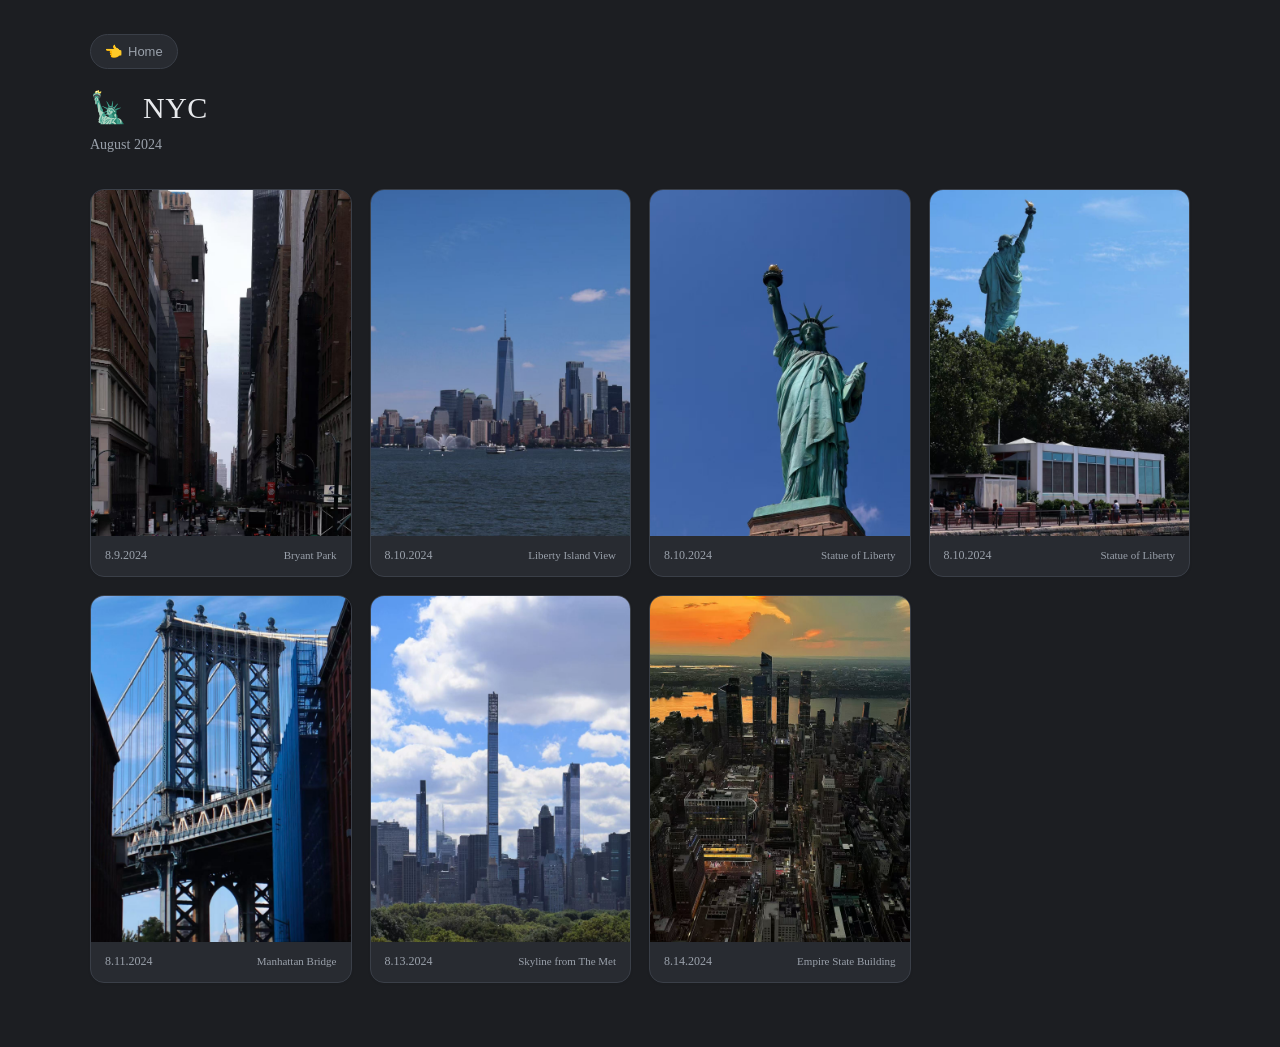
<file: pages/travels/nyc.html>
<!DOCTYPE html>
<html lang="en">
<head>
<meta charset="UTF-8">
<meta name="viewport" content="width=device-width, initial-scale=1.0">
<title>Chelsea</title>
<link rel="stylesheet" href="../../assets/css/base.css">
<link rel="stylesheet" href="../../assets/css/gallery.css">
</head>
<body>
<div class="wrap">

  <header>
    <a class="home-link" href="../../index.html"><span class="arr">👈</span> Home</a>
    <h1 id="gtitle"></h1>
    <div class="sub" id="gsub"></div>
  </header>

  <div id="gallery"></div>

</div>
<script src="../../assets/js/photos/descriptions.js"></script>
<script src="../../assets/js/photos/nyc.js"></script>
<script src="../../assets/js/gallery.js"></script>
<script src="../../assets/js/scroll-restore.js"></script>
</body>
</html>
</file>
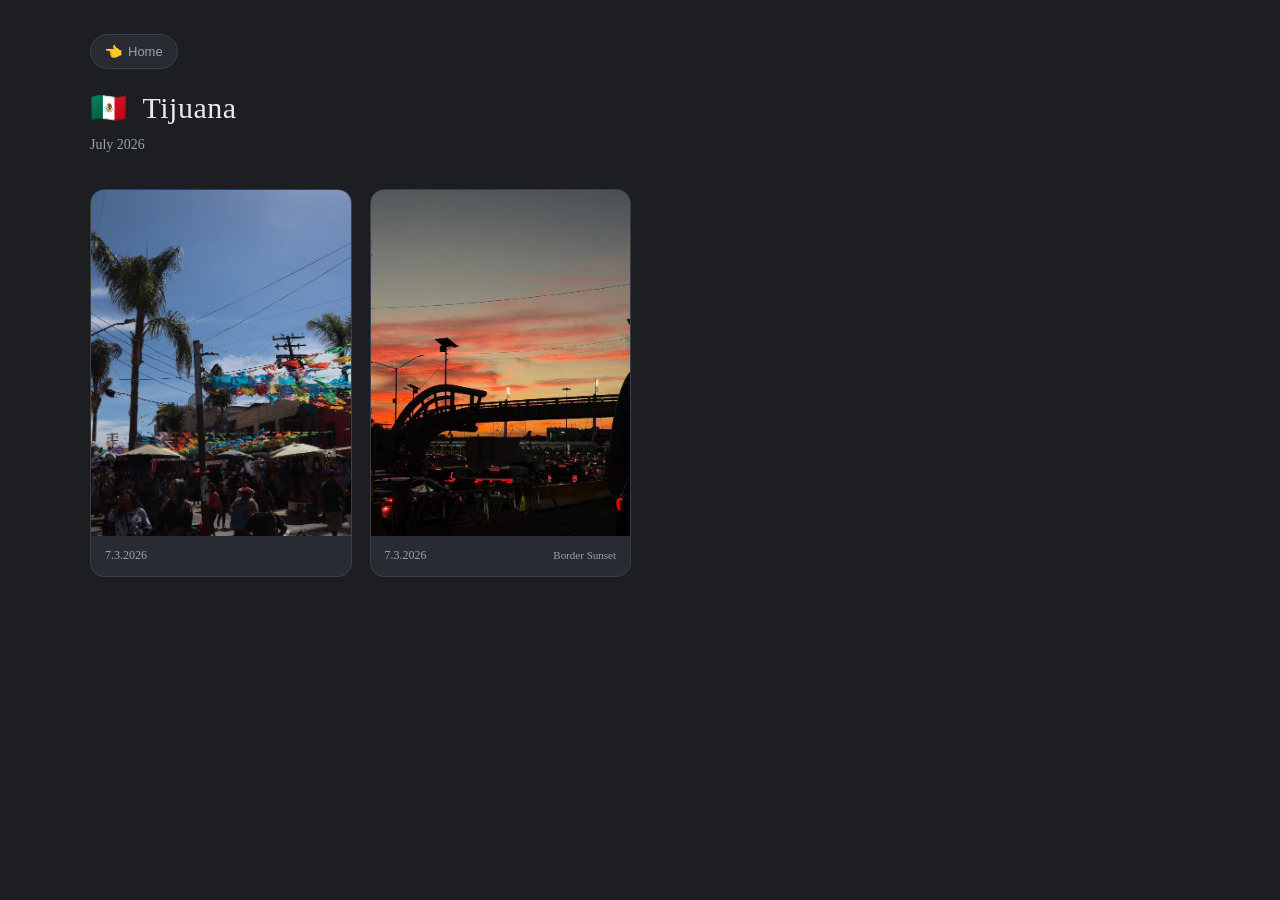
<file: pages/travels/tijuana.html>
<!DOCTYPE html>
<html lang="en">
<head>
<meta charset="UTF-8">
<meta name="viewport" content="width=device-width, initial-scale=1.0">
<title>Chelsea</title>
<link rel="stylesheet" href="../../assets/css/base.css">
<link rel="stylesheet" href="../../assets/css/gallery.css">
</head>
<body>
<div class="wrap">

  <header>
    <a class="home-link" href="../../index.html"><span class="arr">👈</span> Home</a>
    <h1 id="gtitle"></h1>
    <div class="sub" id="gsub"></div>
  </header>

  <div id="gallery"></div>

</div>
<script src="../../assets/js/photos/descriptions.js"></script>
<script src="../../assets/js/photos/tijuana.js"></script>
<script src="../../assets/js/gallery.js"></script>
<script src="../../assets/js/scroll-restore.js"></script>
</body>
</html>
</file>
<file: assets/css/base.css>
/* ===== 全站公共主题变量 =====
   所有页面 <head> 里先引入这个文件，再写页面自己的样式。
   改配色 / 字体只改这里，所有页面同步生效。 */
:root{
  /* 行程 & 卡片强调色（fly=航班 jp=日本 cd=成都 sy=沈阳 dl=大连 bj=北京） */
  --fly:#5b9ce6;  --fly-bg:#eaf2fc;
  --jp:#e56b7e;   --jp-bg:#fdecef;
  --cd:#f28e54;   --cd-bg:#fdf0e8;
  --sy:#5cae80;   --sy-bg:#eaf6ef;
  --dl:#a86fd6;   --dl-bg:#f3ebfb;
  --bj:#e0a53a;   --bj-bg:#fbf3e2;

  /* 深色主题基础色 */
  --ink:#e8eaed;  --muted:#9aa1ab;
  --line:#3a3f48; --paper:#282b31; --bg:#1c1e22;
  --wknd:#f4949a; --wkdy:#e7ecf4;

  /* 字体：英文统一 Georgia，中文统一苹方（想换宋体把两行的 PingFang SC 改成 Songti SC） */
  --serif:Georgia,"Times New Roman","PingFang SC","Microsoft YaHei","Noto Sans CJK SC",serif;
  --body:Georgia,"PingFang SC","Microsoft YaHei","Noto Sans CJK SC",sans-serif;
}

body{font-family:var(--body);}

/* ← Home 返回按钮（子页面共用） */
.home-link{display:inline-flex;align-items:center;gap:6px;font-size:13px;color:var(--muted);text-decoration:none;
  margin-bottom:16px;padding:6px 14px;border:1px solid var(--line);border-radius:20px;background:var(--paper);
  transition:color .15s ease,border-color .15s ease,transform .15s ease;}
.home-link:hover{color:var(--ink);border-color:#4a505a;transform:translateX(-2px);}
.home-link .arr{font-size:14px;}
</file>
<file: assets/css/days.css>
/* Days Matter 倒数日模块（配合 assets/js/days.js 使用，主题变量来自 base.css） */
.cd-grid{display:grid;grid-template-columns:repeat(auto-fill,minmax(170px,1fr));gap:16px;}
/* 静态信息格：半透明灰底、无描边阴影（和可点击的入口卡片区分开） */
.cd-item{position:relative;aspect-ratio:4/3;display:flex;flex-direction:column;background:rgba(40,43,49,.5);
  border-radius:14px;padding:16px 18px 14px 22px;overflow:hidden;}
.cd-item .accent{position:absolute;left:0;top:0;bottom:0;width:4px;}
.cd-item .cd-label{font-family:var(--serif);font-size:14px;letter-spacing:.5px;}
.cd-item .cd-label .emoji{margin-right:6px;}
.cd-item .cd-num{font-family:var(--serif);font-size:36px;line-height:1.15;
  flex:1;display:flex;align-items:center;justify-content:center;text-align:center;}
.cd-item .cd-num small{font-size:14px;color:var(--muted);margin-left:4px;}
.cd-item.today .cd-num{font-size:22px;}
.cd-item .cd-date{font-family:var(--serif);font-size:13px;color:var(--muted);text-align:center;}

@media(max-width:600px){
  .cd-grid{grid-template-columns:repeat(auto-fill,minmax(140px,1fr));gap:12px;}
  .cd-item .cd-num{font-size:28px;}
}
</file>
<file: assets/css/gallery.css>
/* 相册页共用样式（alice / tijuana / catalina 等相册页），主题变量来自 base.css */
*{box-sizing:border-box;}
body{margin:0;padding:34px 22px 64px;background:var(--bg);color:var(--ink);line-height:1.5;}
.wrap{max-width:1100px;margin:0 auto;}

h1{font-family:var(--serif);font-size:30px;font-weight:400;margin:0 0 4px;letter-spacing:.5px;}
.sub{font-family:var(--serif);color:var(--muted);font-size:14px;margin-bottom:34px;}

/* uniform 3:4 grid */
#gallery{display:grid;grid-template-columns:repeat(auto-fill,minmax(240px,1fr));gap:18px;}
.ph{margin:0;background:var(--paper);border:1px solid var(--line);border-radius:14px;
  overflow:hidden;box-shadow:0 1px 3px rgba(0,0,0,.05);}
.ph img{display:block;width:100%;aspect-ratio:3/4;object-fit:cover;cursor:zoom-in;transition:opacity .15s ease;}
.ph img:hover{opacity:.88;}
.ph figcaption{font-family:var(--serif);font-size:13px;color:var(--ink);padding:10px 14px 12px;}
.ph figcaption .d{color:var(--muted);margin-left:8px;font-size:12px;}
/* travels：日期靠左、描述靠右 */
.ph figcaption.trav{display:flex;justify-content:space-between;align-items:baseline;gap:10px;}
.ph figcaption.trav .d{margin-left:0;}
.ph figcaption.trav .cap{flex:1;text-align:right;font-size:11px;color:var(--muted);}
.empty{font-family:var(--serif);color:var(--muted);border:1px dashed var(--line);border-radius:14px;
  padding:48px 24px;text-align:center;}

/* lightbox */
#lightbox{position:fixed;inset:0;background:rgba(12,13,15,.93);display:none;
  align-items:center;justify-content:center;z-index:50;}
#lightbox.open{display:flex;}
#lightbox img{max-width:88vw;max-height:84vh;border-radius:8px;box-shadow:0 10px 40px rgba(0,0,0,.6);cursor:zoom-out;}
#lightbox .cap{position:fixed;bottom:26px;left:0;right:0;text-align:center;
  font-family:var(--serif);font-size:14px;color:var(--muted);}
#lightbox .nav{position:fixed;top:50%;transform:translateY(-50%);border:none;background:none;color:var(--muted);
  font-size:48px;line-height:1;cursor:pointer;padding:20px 18px;transition:color .15s ease;}
#lightbox .nav:hover{color:var(--ink);}
#lightbox .prev{left:6px;} #lightbox .next{right:6px;}

@media(max-width:600px){
  body{padding:20px 12px 48px;}
  h1{font-size:24px;}
  #gallery{grid-template-columns:repeat(2,1fr);gap:12px;}
  #lightbox .nav{display:none;}
  /* 竖屏：描述统一提行到日期下面，左对齐 */
  .ph figcaption.trav{flex-direction:column;align-items:stretch;gap:2px;}
  .ph figcaption.trav .cap{width:100%;text-align:left;}
}
</file>
<file: assets/css/flights.css>
/* 机票页共用样式（配合 assets/js/flight-card.js 模板使用），主题变量来自 base.css */
*{box-sizing:border-box;}
body{margin:0;padding:34px 22px 64px;background:var(--bg);color:var(--ink);line-height:1.5;}
.wrap{max-width:960px;margin:0 auto;}
h1{font-family:var(--serif);font-size:30px;font-weight:400;margin:0 0 4px;letter-spacing:.5px;}
.sub{font-family:var(--serif);color:var(--muted);font-size:14px;margin-bottom:26px;}
.sub b{color:var(--ink);font-weight:400;}

/* 航段 */
.leg{margin-bottom:34px;}
.leg h2{font-family:var(--serif);font-weight:400;font-size:19px;letter-spacing:.5px;
  margin:0 0 14px;padding-bottom:10px;border-bottom:1px solid var(--line);
  display:flex;align-items:baseline;}
.leg h2 .gd{margin-left:auto;font-size:12px;color:var(--muted);}

/* 航班卡片 */
.opts{display:flex;flex-direction:column;gap:12px;}
.day-h{font-size:13px;font-weight:700;letter-spacing:.3px;margin:8px 2px -2px;color:var(--ink);}
.day-h .de{font-size:16px;margin-right:2px;vertical-align:-2px;}
.day-h .dw{color:var(--cd);}
.day-h:first-child{margin-top:0;}
.opt{position:relative;background:var(--paper);border:1px solid var(--line);border-radius:16px;
  padding:16px 20px;box-shadow:0 1px 3px rgba(0,0,0,.05);
  transition:transform .15s ease,border-color .15s ease,box-shadow .15s ease;}
.opt:hover{transform:translateY(-2px);border-color:#4a505a;box-shadow:0 6px 18px rgba(0,0,0,.3);}
.opt.pick{border-color:var(--bj);}
.opt .top{display:flex;align-items:center;gap:16px;flex-wrap:wrap;}
.opt .alink{color:var(--ink);text-decoration:underline dotted;text-underline-offset:3px;}
.opt .alink:hover{color:var(--cd);}
.opt .ext{color:var(--muted);font-size:12px;}

.opt .left{flex:none;width:215px;display:flex;align-items:center;gap:11px;}
.opt .av{flex:none;width:40px;height:40px;border-radius:50%;display:flex;align-items:center;justify-content:center;
  color:#fff;font-size:13px;font-weight:700;letter-spacing:.5px;}
.opt .av.logo{background:#fff;overflow:hidden;}
.opt .av.logo img{width:88%;height:88%;object-fit:contain;}
.opt .al{font-size:13px;}
.opt .al .fno{font-size:12px;letter-spacing:.3px;margin-top:1px;}
.opt .al .nt{font-size:11px;color:var(--muted);margin-top:2px;}

/* 时间条 */
.opt .mid{flex:1;display:grid;gap:8px;justify-content:start;justify-items:center;align-content:center;padding:0 20px;}
.opt .tm{display:flex;align-items:flex-start;width:480px;max-width:100%;}
.opt .tpt b{position:relative;}
.opt .tm sup{font-size:12px;color:#e06c75;position:absolute;left:100%;top:-6px;margin-left:-2px;}
.opt .tpt{display:flex;flex-direction:column;align-items:flex-start;line-height:1.3;}
.opt .tpt.right{align-items:flex-end;}
.opt .tpt b{font-size:18px;font-weight:600;letter-spacing:.3px;}
.opt .tpt .ap{font-size:11px;color:var(--muted);letter-spacing:.5px;}
.opt .tpt .dts{font-size:12px;font-weight:400;color:var(--muted);letter-spacing:0;}
.opt .tmid{flex:1;display:flex;flex-direction:column;align-items:center;gap:2px;margin:0 14px;}
.opt .trow{display:flex;align-items:center;width:100%;gap:10px;height:23px;}
.opt .tdur{font-size:12px;color:var(--sy);white-space:nowrap;}
.opt .tline{flex:1;min-width:20px;height:2px;border-radius:2px;background:var(--sy);margin:0;}
.opt .chips{display:flex;flex-wrap:wrap;gap:6px;align-items:center;}
.opt .chip{display:inline-flex;align-items:center;height:24px;font-size:12px;color:var(--muted);
  border:1px solid var(--line);border-radius:20px;padding:0 10px;white-space:nowrap;}
.opt .chip.star{color:var(--bj);border-color:var(--bj);}
.opt .chip.dur{color:var(--sy);border-color:var(--sy);font-weight:700;}

/* 价格 */
.opt .pricebox{flex:none;margin-left:auto;text-align:right;}
.opt .pr{font-size:19px;color:var(--cd);font-weight:700;}
.opt .pr .on{font-size:11px;color:var(--muted);font-weight:400;margin-left:6px;}
.opt .hist{font-size:11px;color:var(--muted);margin-top:2px;display:flex;flex-wrap:wrap;gap:2px 6px;align-items:baseline;justify-content:flex-end;}
.opt .hist .sep{opacity:.5;}
.opt .hist .up{color:#e06c75;margin-right:1px;}
.opt .hist .down{color:var(--sy);margin-right:1px;}

/* 票价档列表 */
.fares{margin-top:12px;border-top:1px solid var(--line);}
.fare{display:flex;align-items:baseline;gap:14px;flex-wrap:wrap;padding:9px 2px;}
.fare + .fare{border-top:1px dashed var(--line);}
.fare .fname{flex:none;min-width:150px;font-size:13px;font-weight:700;letter-spacing:.3px;}
.fare.pick .fname{color:var(--bj);}
.fare .fperks{flex:1;min-width:180px;font-size:12px;color:var(--muted);}
.fare .pk,.fm-tbl .pk{white-space:nowrap;}
.fare .psep,.fm-tbl .psep{margin:0 6px;color:#7a8089;}
.fare .ffee{display:block;font-size:11px;color:#7a8089;margin-top:2px;}
.fare .fprice{flex:none;margin-left:auto;text-align:right;}
.fare .pr{font-size:16px;}
.opt .foot{margin-top:10px;padding-top:10px;border-top:1px solid var(--line);font-size:11px;color:var(--muted);}

.empty{font-family:var(--serif);color:var(--muted);border:1px dashed var(--line);border-radius:14px;
  padding:26px 20px;text-align:center;grid-column:1/-1;}

/* 票价对比（点击卡片展开/收起的「渠道 × 时间」矩阵） */
.opt.has-fares{cursor:pointer;}
.opt.has-fares.open{cursor:default;}
.fdetail{display:none;margin-top:12px;border-top:1px solid var(--line);}
.opt.open .fdetail{display:block;}
.fold{margin-top:4px;padding:5px 0 0;border-top:1px dashed var(--line);
  text-align:center;font-size:10px;color:var(--muted);letter-spacing:1px;cursor:pointer;line-height:1.4;}
.fold:hover{color:var(--ink);}
.fm-tbl{width:100%;border-collapse:collapse;margin-top:4px;}
.fm-tbl th{font-size:12px;color:var(--muted);font-weight:400;text-align:left;
  padding:10px 12px 8px;border-bottom:1px solid var(--line);white-space:nowrap;}
.fm-tbl td{font-size:13px;padding:11px 12px;border-bottom:1px dashed var(--line);vertical-align:top;}
.fm-tbl tr:last-child td{border-bottom:none;}
.fm-tbl .nm{font-weight:700;white-space:nowrap;}
.fm-tbl .tk{font-size:12px;color:var(--muted);min-width:220px;}
.fm-tbl th.d,.fm-tbl td.d{text-align:right;white-space:nowrap;}
.fm-tbl td.d{font-weight:700;color:var(--cd);}
.fm-tbl td.d.low{color:var(--sy);}
.fm-tbl tr.pick .nm{color:var(--bj);}
.fname .via,.fm-tbl .via{font-size:11px;font-weight:400;color:var(--muted);margin-left:2px;}

@media(max-width:600px){
  body{padding:20px 12px 48px;}
  h1{font-size:24px;}
  .opt{gap:8px 12px;padding:13px 14px;}
  .opt .left{width:auto;flex:1;}
  .opt .mid{flex-basis:100%;order:5;justify-content:stretch;justify-items:start;padding:0;grid-template-columns:100%;}
  .opt .tm{width:100%;padding-right:18px;}
  .opt .tpt b{font-size:15px;}
  .opt .pricebox{margin-left:auto;text-align:right;}
  /* 权益按项换行：每个 emoji 项独占一行 */
  .fare .pk,.fm-tbl .pk{display:block;}
  .fare .psep,.fm-tbl .psep{display:none;}


  /* 弹窗矩阵：小屏改为按渠道堆叠，不横向滚动 */
  .fm-tbl,.fm-tbl tbody,.fm-tbl tr,.fm-tbl td{display:block;}
  .fm-tbl thead{display:none;}
  .fm-tbl tr{padding:10px 2px;border-bottom:1px dashed var(--line);}
  .fm-tbl tr:last-child{border-bottom:none;}
  .fm-tbl td{border:none;padding:2px 0;}
  .fm-tbl .nm{font-size:14px;}
  .fm-tbl .tk{min-width:0;}
  .fm-tbl td.d{text-align:left;display:flex;gap:8px;align-items:baseline;}
  .fm-tbl td.d::after{content:"@ " attr(data-d);font-size:11px;font-weight:400;color:var(--muted);}
  .fare .fname{min-width:0;flex-basis:100%;}
}
</file>
